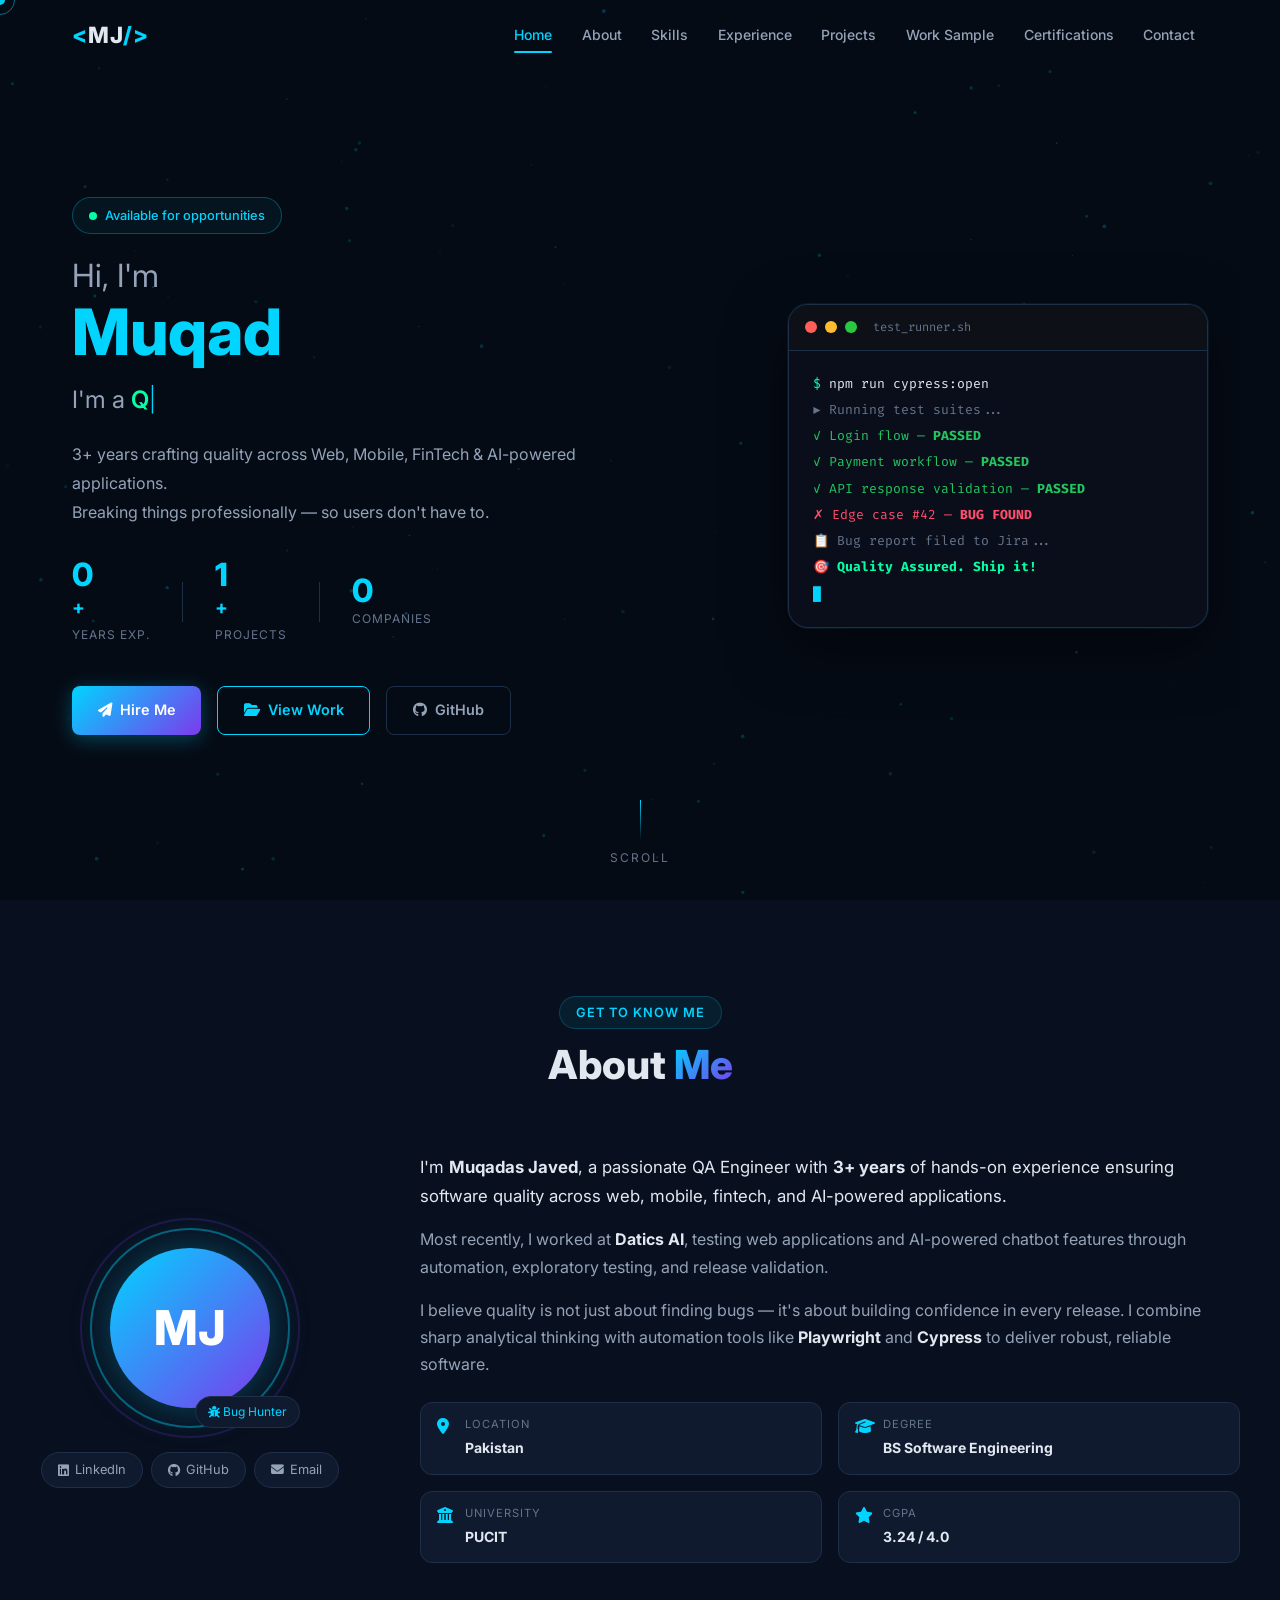
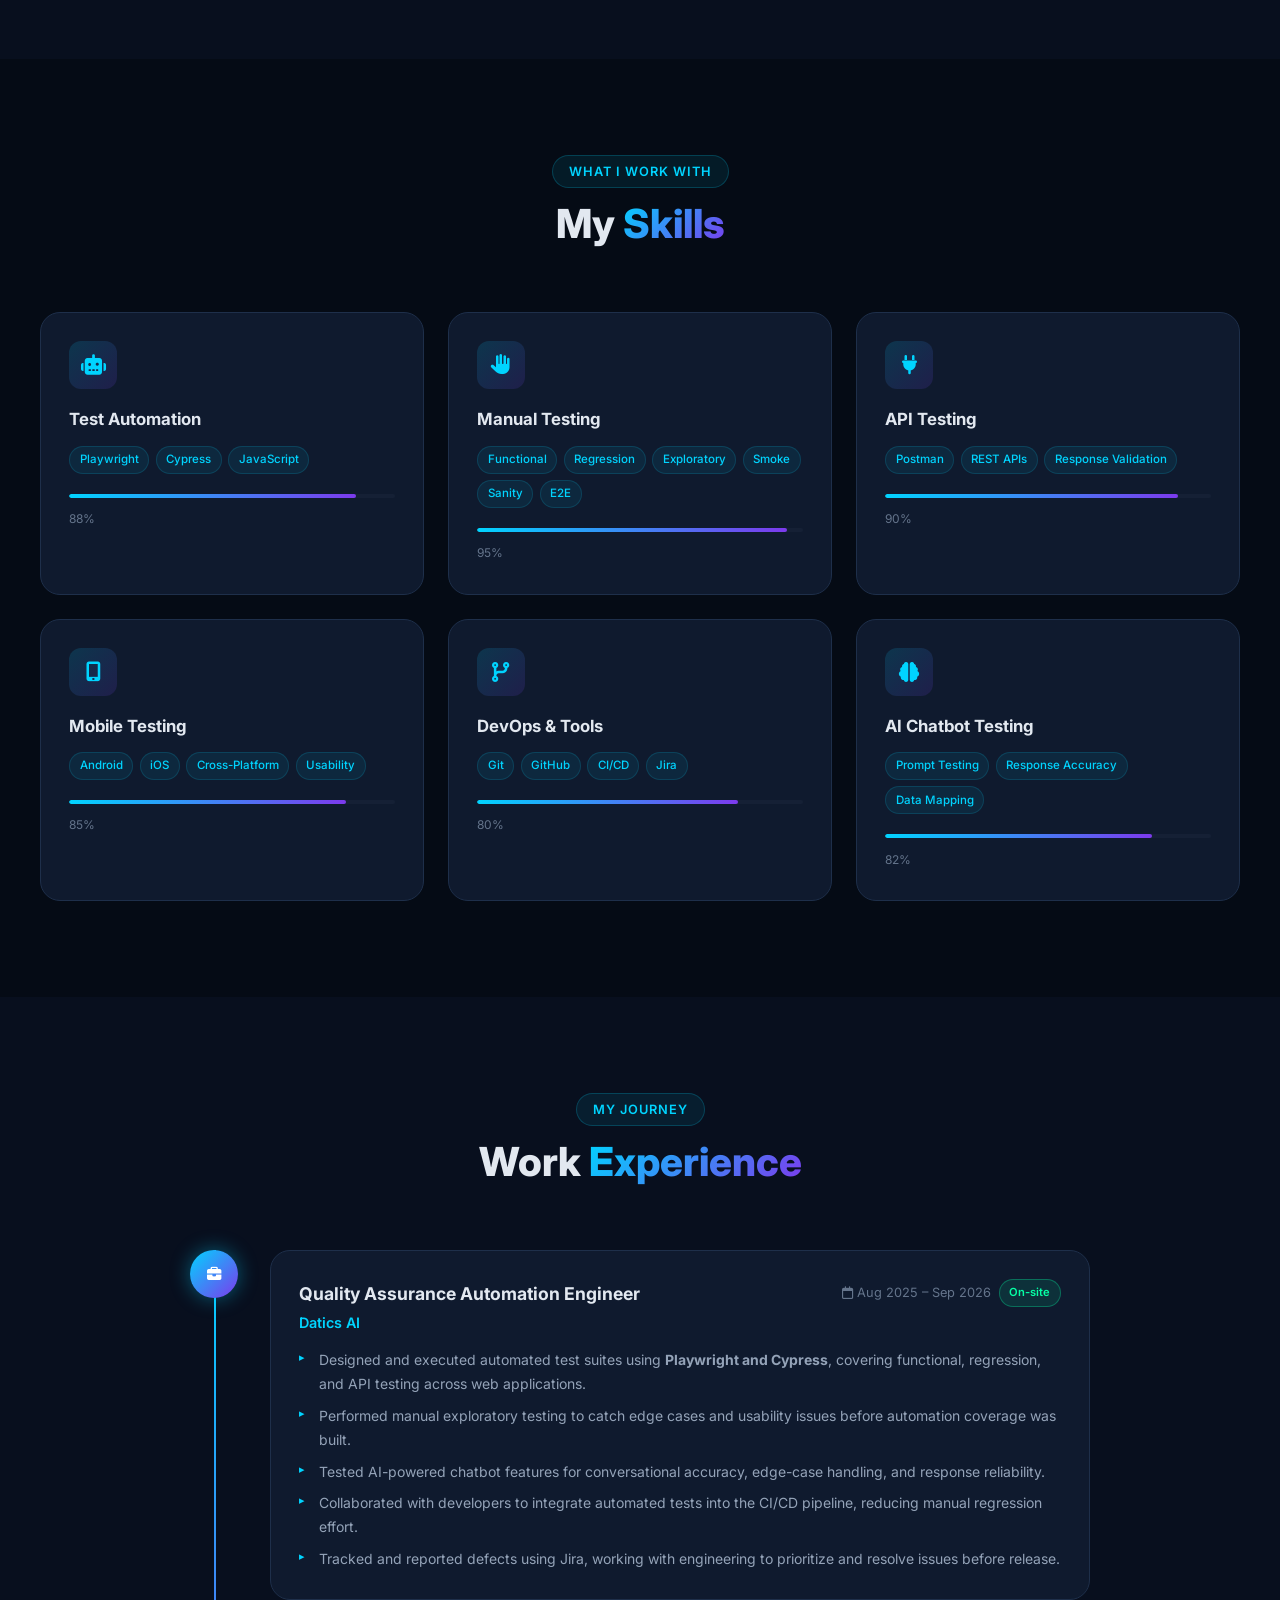
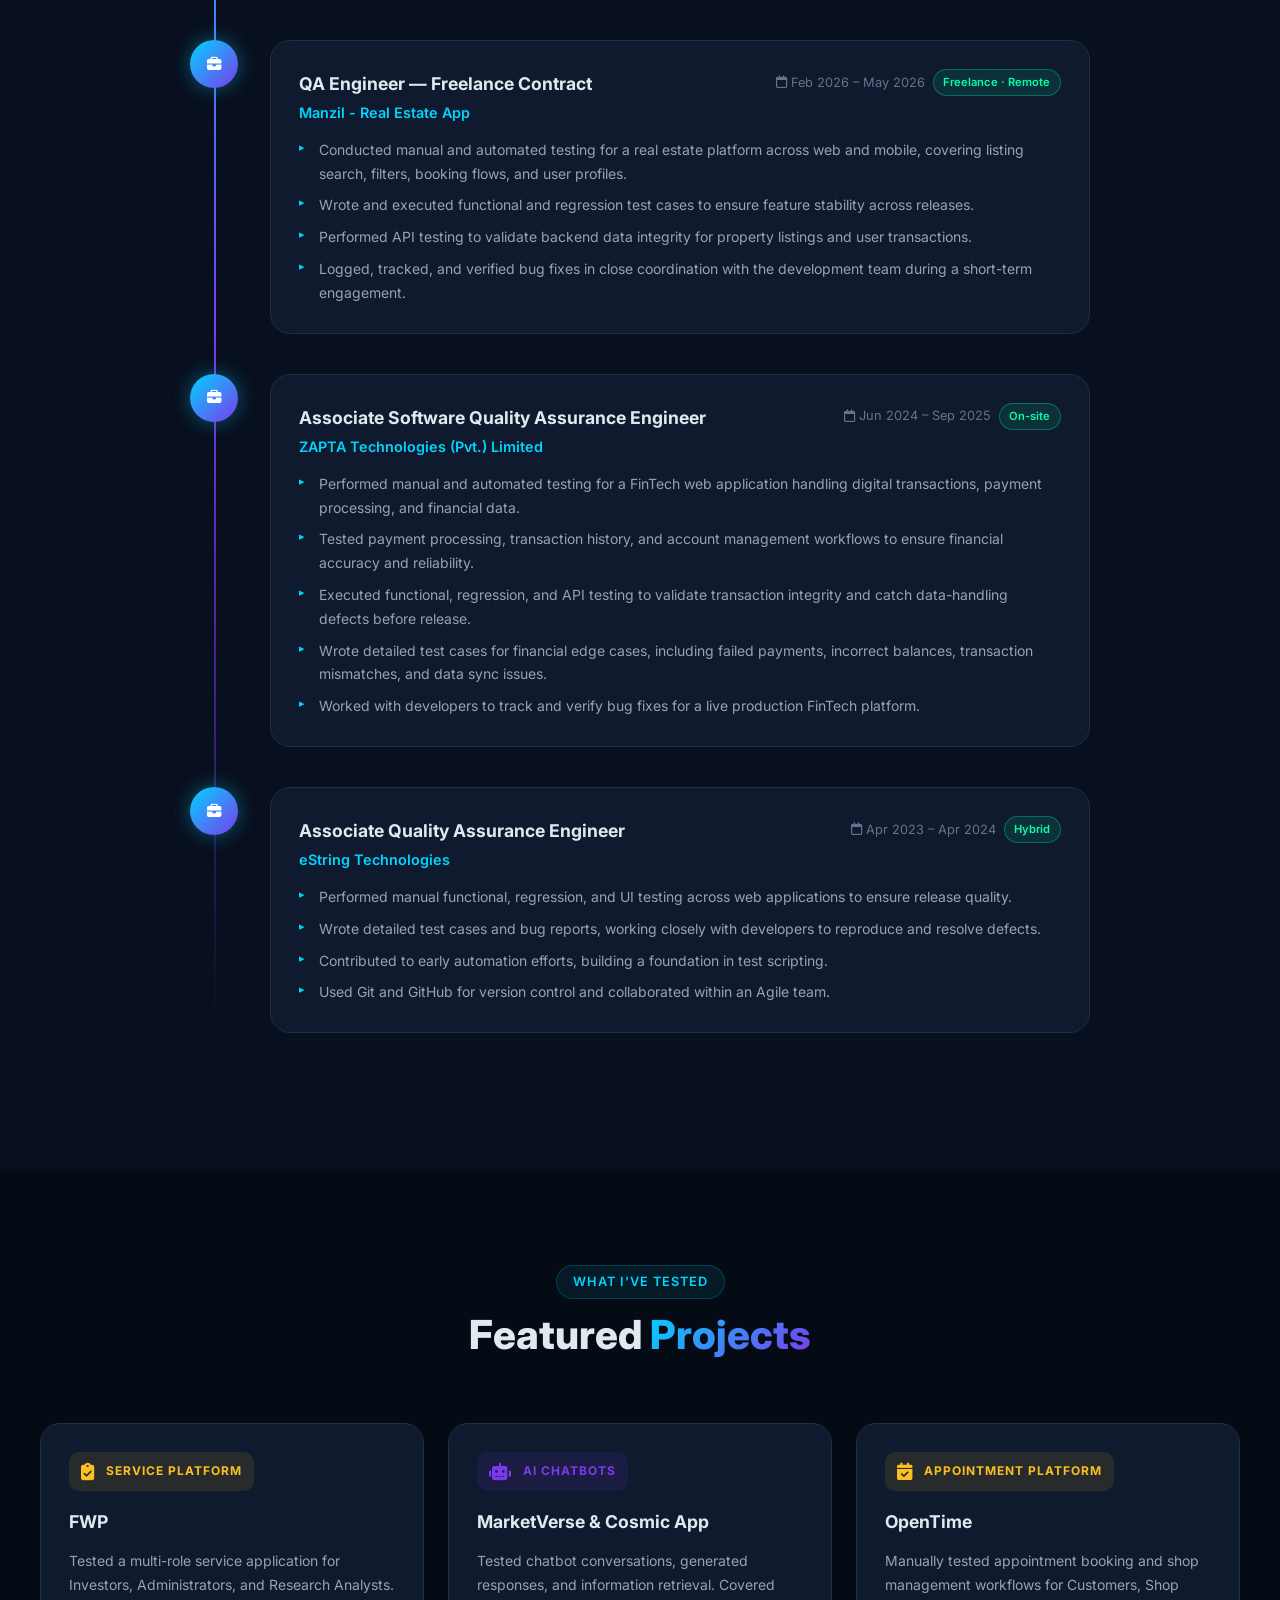
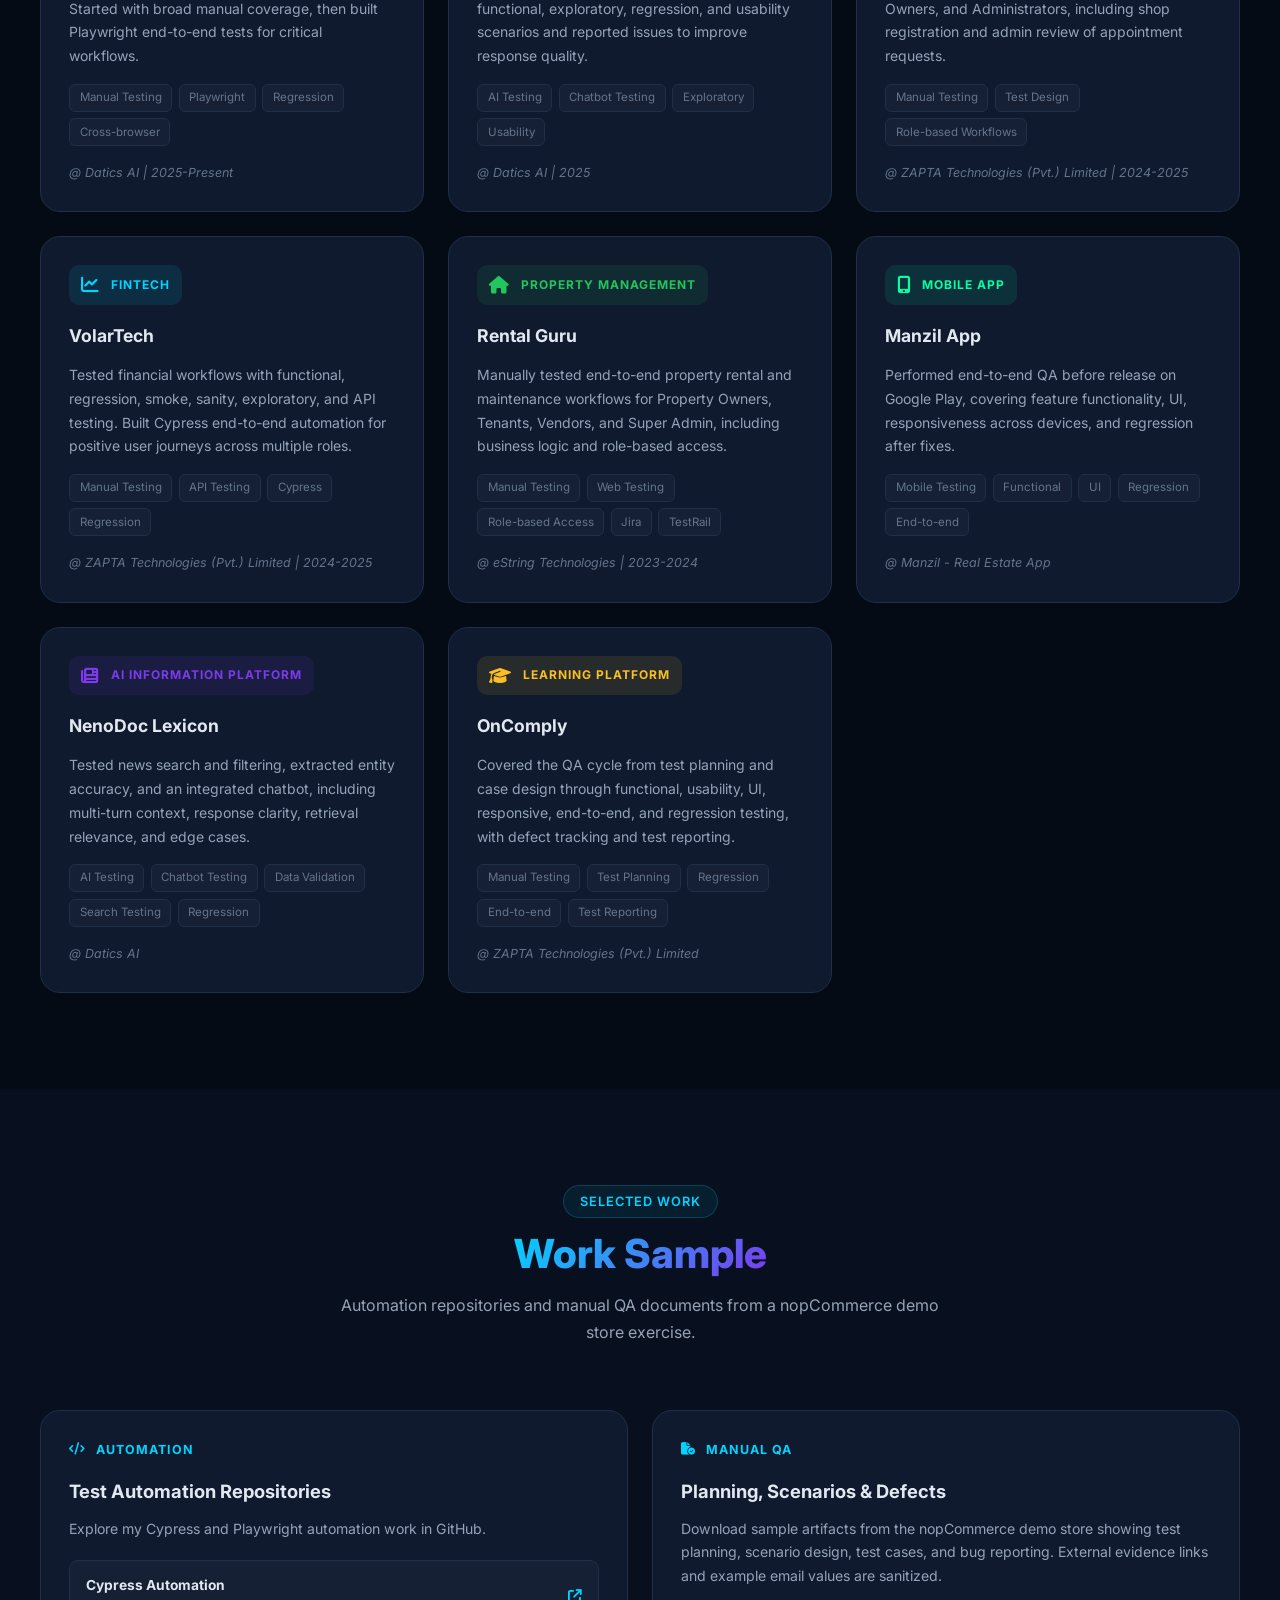
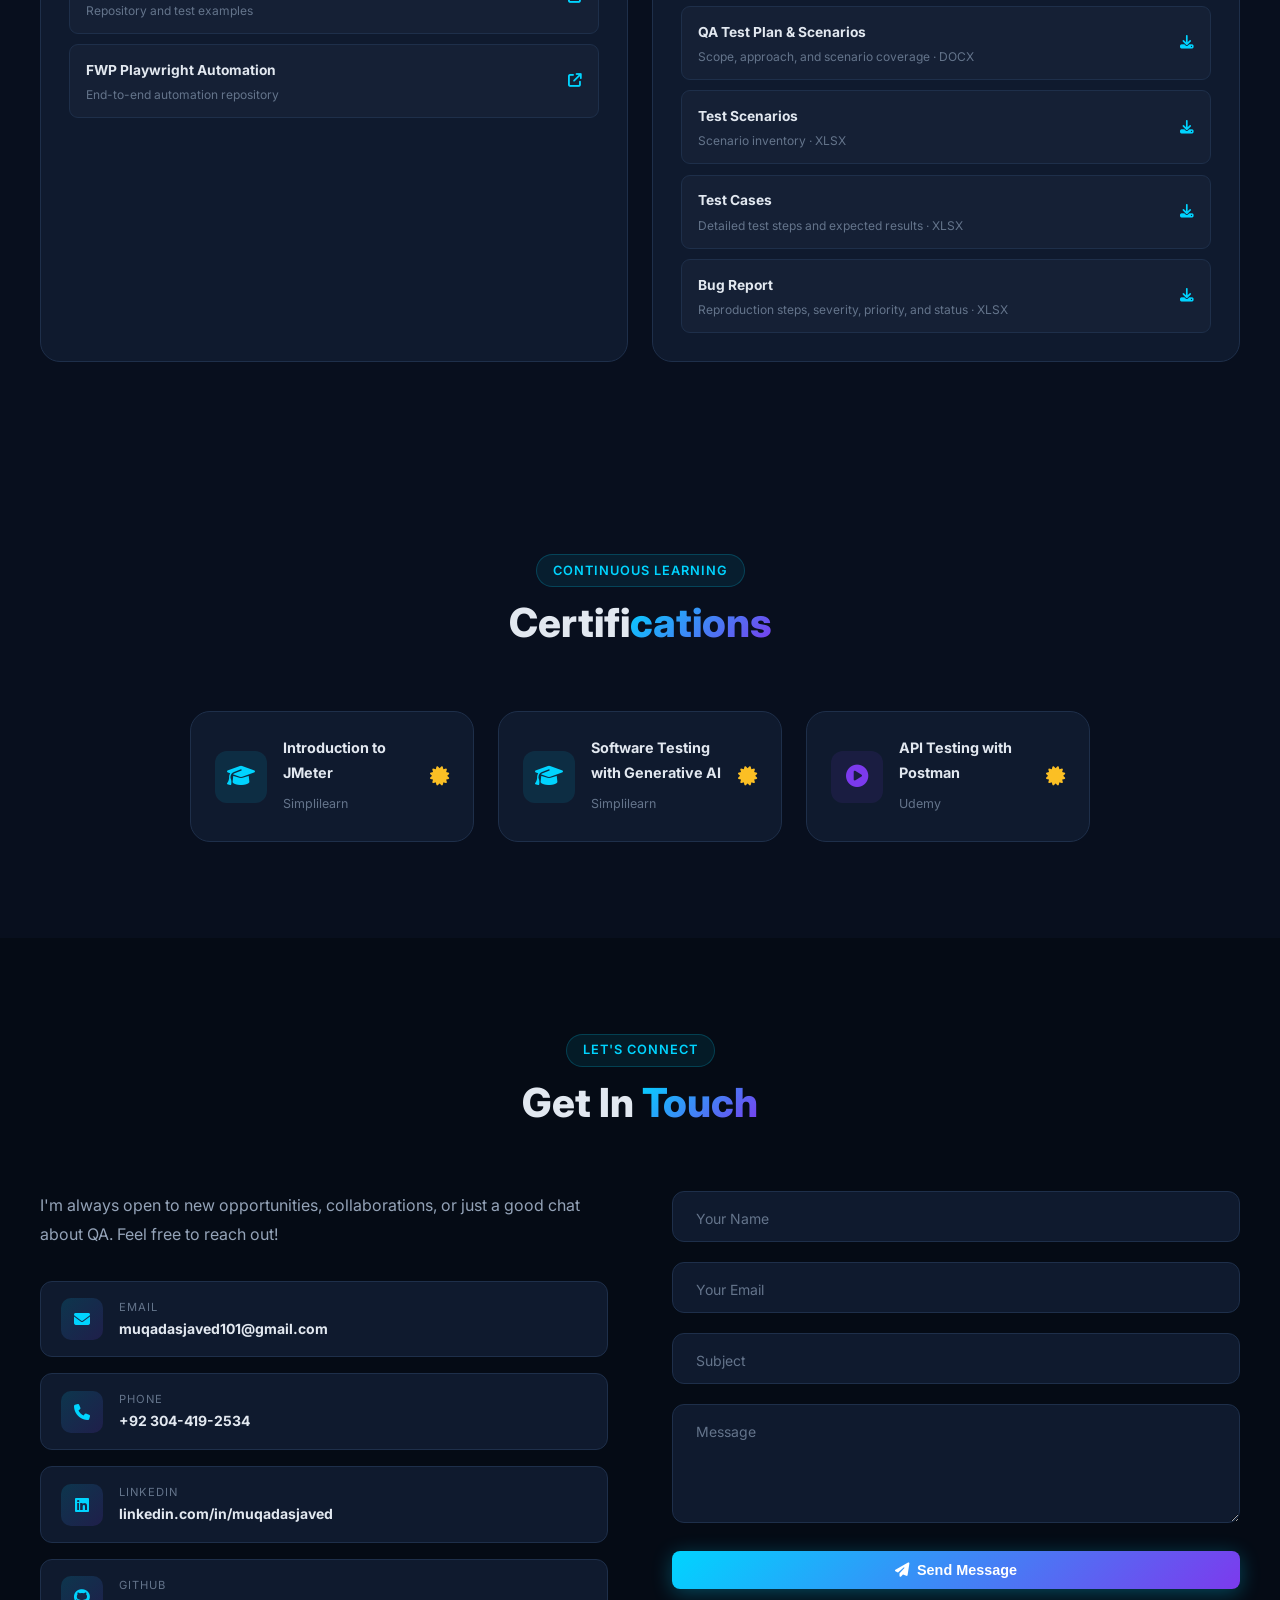
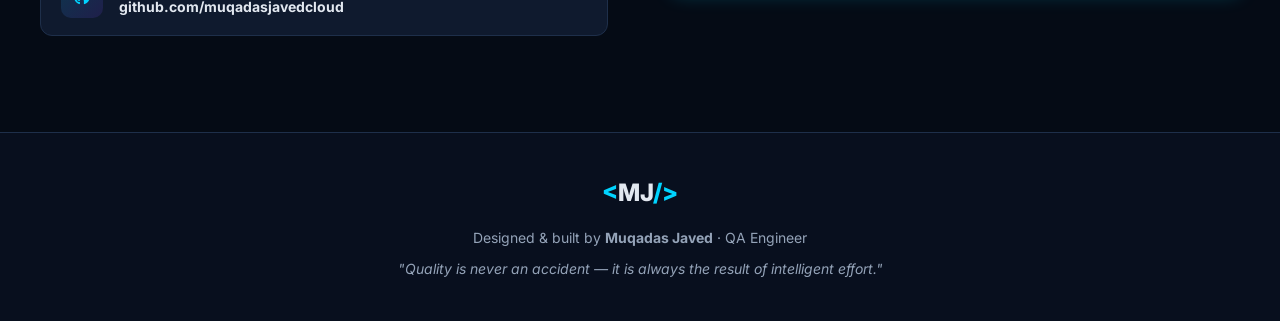
<file: index.html>
<!DOCTYPE html>
<html lang="en">
<head>
  <meta charset="UTF-8" />
  <meta name="viewport" content="width=device-width, initial-scale=1.0" />
  <title>Muqadas Javed | QA Engineer</title>
  <link rel="preconnect" href="https://fonts.googleapis.com" />
  <link rel="preconnect" href="https://fonts.gstatic.com" crossorigin />
  <link href="https://fonts.googleapis.com/css2?family=Inter:wght@300;400;500;600;700;800&family=Fira+Code:wght@400;500&display=swap" rel="stylesheet" />
  <link rel="stylesheet" href="https://cdnjs.cloudflare.com/ajax/libs/font-awesome/6.5.0/css/all.min.css" />
  <link rel="stylesheet" href="style.css" />
</head>
<body>

  <!-- CUSTOM CURSOR -->
  <div class="cursor" id="cursor"></div>
  <div class="cursor-follower" id="cursorFollower"></div>

  <!-- LOADING SCREEN -->
  <div class="loader" id="loader">
    <div class="loader-content">
      <div class="loader-logo">MJ</div>
      <div class="loader-bar"><div class="loader-fill"></div></div>
      <p class="loader-text fira">Initializing QA Mode...</p>
    </div>
  </div>

  <!-- NAVBAR -->
  <nav class="navbar" id="navbar">
    <div class="nav-container">
      <a href="#home" class="nav-logo">
        <span class="logo-bracket">&lt;</span>MJ<span class="logo-bracket">/&gt;</span>
      </a>
      <ul class="nav-links" id="navLinks">
        <li><a href="#home"           class="nav-link active">Home</a></li>
        <li><a href="#about"          class="nav-link">About</a></li>
        <li><a href="#skills"         class="nav-link">Skills</a></li>
        <li><a href="#experience"     class="nav-link">Experience</a></li>
        <li><a href="#projects"       class="nav-link">Projects</a></li>
        <li><a href="#qa-samples"     class="nav-link">Work Sample</a></li>
        <li><a href="#certifications" class="nav-link">Certifications</a></li>
        <li><a href="#contact"        class="nav-link">Contact</a></li>
      </ul>
      <button class="hamburger" id="hamburger" aria-label="Menu">
        <span></span><span></span><span></span>
      </button>
    </div>
  </nav>

  <!-- HERO -->
  <section class="hero" id="home">
    <canvas id="particleCanvas"></canvas>
    <div class="hero-content">
      <div class="hero-badge">
        <span class="badge-dot"></span>
        Available for opportunities
      </div>
      <h1 class="hero-title">
        <span class="title-greeting">Hi, I'm</span>
        <span class="title-name" id="typedName"></span>
      </h1>
      <div class="hero-role">
        <span class="role-static">I'm a </span>
        <span class="role-dynamic" id="roleText"></span><span class="role-cursor">|</span>
      </div>
      <p class="hero-desc">
        3+ years crafting quality across Web, Mobile, FinTech &amp; AI-powered applications.<br/>
        Breaking things professionally — so users don't have to.
      </p>
      <div class="hero-stats">
        <div class="stat-item">
          <span class="stat-num" data-target="3">0</span><span class="stat-plus">+</span>
          <span class="stat-label">Years Exp.</span>
        </div>
        <div class="stat-divider"></div>
        <div class="stat-item">
          <span class="stat-num" data-target="8">0</span><span class="stat-plus">+</span>
          <span class="stat-label">Projects</span>
        </div>
        <div class="stat-divider"></div>
        <div class="stat-item">
          <span class="stat-num" data-target="3">0</span>
          <span class="stat-label">Companies</span>
        </div>
      </div>
      <div class="hero-actions">
        <a href="#contact"  class="btn btn-primary"><i class="fas fa-paper-plane"></i> Hire Me</a>
        <a href="#projects" class="btn btn-outline"><i class="fas fa-folder-open"></i> View Work</a>
        <a href="https://github.com/muqadasjavedcloud" target="_blank" class="btn btn-ghost"><i class="fab fa-github"></i> GitHub</a>
      </div>
    </div>

    <div class="hero-visual">
      <div class="terminal-window">
        <div class="terminal-bar">
          <span class="t-dot red"></span>
          <span class="t-dot yellow"></span>
          <span class="t-dot green"></span>
          <span class="t-title fira">test_runner.sh</span>
        </div>
        <div class="terminal-body fira">
          <div class="t-line"><span class="t-prompt">$</span> <span class="t-cmd">npm run cypress:open</span></div>
          <div class="t-line t-out">&#9658; Running test suites...</div>
          <div class="t-line t-pass">&#10003; Login flow &mdash; <span>PASSED</span></div>
          <div class="t-line t-pass">&#10003; Payment workflow &mdash; <span>PASSED</span></div>
          <div class="t-line t-pass">&#10003; API response validation &mdash; <span>PASSED</span></div>
          <div class="t-line t-fail">&#10007; Edge case #42 &mdash; <span>BUG FOUND</span></div>
          <div class="t-line t-out">&#128203; Bug report filed to Jira...</div>
          <div class="t-line t-success">&#127919; Quality Assured. Ship it!</div>
          <div class="t-blink-cursor">&#9608;</div>
        </div>
      </div>
    </div>

    <div class="scroll-indicator">
      <div class="scroll-line"></div>
      <span>Scroll</span>
    </div>
  </section>

  <!-- ABOUT -->
  <section class="about section" id="about">
    <div class="container">
      <div class="section-header" data-aos>
        <span class="section-tag">Get to know me</span>
        <h2 class="section-title">About <span class="highlight">Me</span></h2>
      </div>
      <div class="about-grid">
        <div class="about-image-wrap" data-aos data-aos-delay="100">
          <div class="about-avatar">
            <div class="avatar-ring"></div>
            <div class="avatar-ring ring2"></div>
            <div class="avatar-inner">MJ</div>
            <div class="avatar-badge"><i class="fas fa-bug"></i> Bug Hunter</div>
          </div>
          <div class="about-links">
            <a href="https://linkedin.com/in/muqadasjaved" target="_blank" class="social-chip">
              <i class="fab fa-linkedin"></i> LinkedIn
            </a>
            <a href="https://github.com/muqadasjavedcloud" target="_blank" class="social-chip">
              <i class="fab fa-github"></i> GitHub
            </a>
            <a href="mailto:muqadasjaved101@gmail.com" class="social-chip">
              <i class="fas fa-envelope"></i> Email
            </a>
          </div>
        </div>
        <div class="about-text" data-aos data-aos-delay="200">
          <p class="about-intro">
            I'm <strong>Muqadas Javed</strong>, a passionate QA Engineer with <strong>3+ years</strong> of hands-on experience ensuring software quality across web, mobile, fintech, and AI-powered applications.
          </p>
          <p>
            Most recently, I worked at <strong>Datics AI</strong>, testing web applications and AI-powered chatbot features through automation, exploratory testing, and release validation.
          </p>
          <p>
            I believe quality is not just about finding bugs — it's about building confidence in every release. I combine sharp analytical thinking with automation tools like <strong>Playwright</strong> and <strong>Cypress</strong> to deliver robust, reliable software.
          </p>
          <div class="about-info-grid">
            <div class="info-item">
              <i class="fas fa-map-marker-alt"></i>
              <div><span>Location</span><strong>Pakistan</strong></div>
            </div>
            <div class="info-item">
              <i class="fas fa-graduation-cap"></i>
              <div><span>Degree</span><strong>BS Software Engineering</strong></div>
            </div>
            <div class="info-item">
              <i class="fas fa-university"></i>
              <div><span>University</span><strong>PUCIT</strong></div>
            </div>
            <div class="info-item">
              <i class="fas fa-star"></i>
              <div><span>CGPA</span><strong>3.24 / 4.0</strong></div>
            </div>
          </div>
        </div>
      </div>
    </div>
  </section>

  <!-- SKILLS -->
  <section class="skills section" id="skills">
    <div class="container">
      <div class="section-header" data-aos>
        <span class="section-tag">What I work with</span>
        <h2 class="section-title">My <span class="highlight">Skills</span></h2>
      </div>
      <div class="skills-grid">
        <div class="skill-card" data-aos data-aos-delay="0">
          <div class="skill-icon"><i class="fas fa-robot"></i></div>
          <h3>Test Automation</h3>
          <div class="skill-items">
            <span class="skill-tag">Playwright</span>
            <span class="skill-tag">Cypress</span>
            <span class="skill-tag">JavaScript</span>
          </div>
          <div class="skill-bar-wrap"><div class="skill-bar" data-width="88"></div></div>
          <span class="skill-percent">88%</span>
        </div>
        <div class="skill-card" data-aos data-aos-delay="100">
          <div class="skill-icon"><i class="fas fa-hand-paper"></i></div>
          <h3>Manual Testing</h3>
          <div class="skill-items">
            <span class="skill-tag">Functional</span>
            <span class="skill-tag">Regression</span>
            <span class="skill-tag">Exploratory</span>
            <span class="skill-tag">Smoke</span>
            <span class="skill-tag">Sanity</span>
            <span class="skill-tag">E2E</span>
          </div>
          <div class="skill-bar-wrap"><div class="skill-bar" data-width="95"></div></div>
          <span class="skill-percent">95%</span>
        </div>
        <div class="skill-card" data-aos data-aos-delay="200">
          <div class="skill-icon"><i class="fas fa-plug"></i></div>
          <h3>API Testing</h3>
          <div class="skill-items">
            <span class="skill-tag">Postman</span>
            <span class="skill-tag">REST APIs</span>
            <span class="skill-tag">Response Validation</span>
          </div>
          <div class="skill-bar-wrap"><div class="skill-bar" data-width="90"></div></div>
          <span class="skill-percent">90%</span>
        </div>
        <div class="skill-card" data-aos data-aos-delay="300">
          <div class="skill-icon"><i class="fas fa-mobile-alt"></i></div>
          <h3>Mobile Testing</h3>
          <div class="skill-items">
            <span class="skill-tag">Android</span>
            <span class="skill-tag">iOS</span>
            <span class="skill-tag">Cross-Platform</span>
            <span class="skill-tag">Usability</span>
          </div>
          <div class="skill-bar-wrap"><div class="skill-bar" data-width="85"></div></div>
          <span class="skill-percent">85%</span>
        </div>
        <div class="skill-card" data-aos data-aos-delay="400">
          <div class="skill-icon"><i class="fas fa-code-branch"></i></div>
          <h3>DevOps &amp; Tools</h3>
          <div class="skill-items">
            <span class="skill-tag">Git</span>
            <span class="skill-tag">GitHub</span>
            <span class="skill-tag">CI/CD</span>
            <span class="skill-tag">Jira</span>
          </div>
          <div class="skill-bar-wrap"><div class="skill-bar" data-width="80"></div></div>
          <span class="skill-percent">80%</span>
        </div>
        <div class="skill-card" data-aos data-aos-delay="500">
          <div class="skill-icon"><i class="fas fa-brain"></i></div>
          <h3>AI Chatbot Testing</h3>
          <div class="skill-items">
            <span class="skill-tag">Prompt Testing</span>
            <span class="skill-tag">Response Accuracy</span>
            <span class="skill-tag">Data Mapping</span>
          </div>
          <div class="skill-bar-wrap"><div class="skill-bar" data-width="82"></div></div>
          <span class="skill-percent">82%</span>
        </div>
      </div>
    </div>
  </section>

  <!-- EXPERIENCE -->
  <section class="experience section" id="experience">
    <div class="container">
      <div class="section-header" data-aos>
        <span class="section-tag">My journey</span>
        <h2 class="section-title">Work <span class="highlight">Experience</span></h2>
      </div>
      <div class="timeline">

        <div class="timeline-item" data-aos>
          <div class="timeline-dot"><i class="fas fa-briefcase"></i></div>
          <div class="timeline-card">
            <div class="tc-header">
              <div>
                <h3 class="tc-role">Quality Assurance Automation Engineer</h3>
                <span class="tc-company">Datics AI</span>
              </div>
              <div class="tc-meta">
                <span class="tc-date"><i class="far fa-calendar"></i> Aug 2025 – Sep 2026</span>
                <span class="tc-badge">On-site</span>
              </div>
            </div>
            <ul class="tc-list">
              <li>Designed and executed automated test suites using <strong>Playwright and Cypress</strong>, covering functional, regression, and API testing across web applications.</li>
              <li>Performed manual exploratory testing to catch edge cases and usability issues before automation coverage was built.</li>
              <li>Tested AI-powered chatbot features for conversational accuracy, edge-case handling, and response reliability.</li>
              <li>Collaborated with developers to integrate automated tests into the CI/CD pipeline, reducing manual regression effort.</li>
              <li>Tracked and reported defects using Jira, working with engineering to prioritize and resolve issues before release.</li>
            </ul>
          </div>
        </div>

        <div class="timeline-item" data-aos data-aos-delay="100">
          <div class="timeline-dot"><i class="fas fa-briefcase"></i></div>
          <div class="timeline-card">
            <div class="tc-header">
              <div><h3 class="tc-role">QA Engineer — Freelance Contract</h3><span class="tc-company">Manzil - Real Estate App</span></div>
              <div class="tc-meta"><span class="tc-date"><i class="far fa-calendar"></i> Feb 2026 – May 2026</span><span class="tc-badge">Freelance · Remote</span></div>
            </div>
            <ul class="tc-list">
              <li>Conducted manual and automated testing for a real estate platform across web and mobile, covering listing search, filters, booking flows, and user profiles.</li>
              <li>Wrote and executed functional and regression test cases to ensure feature stability across releases.</li>
              <li>Performed API testing to validate backend data integrity for property listings and user transactions.</li>
              <li>Logged, tracked, and verified bug fixes in close coordination with the development team during a short-term engagement.</li>
            </ul>
          </div>
        </div>

        <div class="timeline-item" data-aos data-aos-delay="100">
          <div class="timeline-dot"><i class="fas fa-briefcase"></i></div>
          <div class="timeline-card">
            <div class="tc-header">
              <div>
                <h3 class="tc-role">Associate Software Quality Assurance Engineer</h3>
                <span class="tc-company">ZAPTA Technologies (Pvt.) Limited</span>
              </div>
              <div class="tc-meta">
                <span class="tc-date"><i class="far fa-calendar"></i> Jun 2024 – Sep 2025</span>
                <span class="tc-badge">On-site</span>
              </div>
            </div>
            <ul class="tc-list">
              <li>Performed manual and automated testing for a FinTech web application handling digital transactions, payment processing, and financial data.</li>
              <li>Tested payment processing, transaction history, and account management workflows to ensure financial accuracy and reliability.</li>
              <li>Executed functional, regression, and API testing to validate transaction integrity and catch data-handling defects before release.</li>
              <li>Wrote detailed test cases for financial edge cases, including failed payments, incorrect balances, transaction mismatches, and data sync issues.</li>
              <li>Worked with developers to track and verify bug fixes for a live production FinTech platform.</li>
            </ul>
          </div>
        </div>

        <div class="timeline-item" data-aos data-aos-delay="200">
          <div class="timeline-dot"><i class="fas fa-briefcase"></i></div>
          <div class="timeline-card">
            <div class="tc-header">
              <div>
                <h3 class="tc-role">Associate Quality Assurance Engineer</h3>
                <span class="tc-company">eString Technologies</span>
              </div>
              <div class="tc-meta">
                <span class="tc-date"><i class="far fa-calendar"></i> Apr 2023 – Apr 2024</span><span class="tc-badge">Hybrid</span>
              </div>
            </div>
            <ul class="tc-list">
              <li>Performed manual functional, regression, and UI testing across web applications to ensure release quality.</li>
              <li>Wrote detailed test cases and bug reports, working closely with developers to reproduce and resolve defects.</li>
              <li>Contributed to early automation efforts, building a foundation in test scripting.</li>
              <li>Used Git and GitHub for version control and collaborated within an Agile team.</li>
            </ul>
          </div>
        </div>

      </div>
    </div>
  </section>

  <!-- PROJECTS -->
  <section class="projects section" id="projects">
    <div class="container">
      <div class="section-header" data-aos>
        <span class="section-tag">What I've tested</span>
        <h2 class="section-title">Featured <span class="highlight">Projects</span></h2>
      </div>
      <div class="projects-grid">
<div class="project-card" data-aos data-aos-delay="0">
          <div class="pc-top service"><i class="fas fa-clipboard-check pc-icon"></i><span class="pc-type">Service Platform</span></div>
          <h3>FWP</h3>
          <p>Tested a multi-role service application for Investors, Administrators, and Research Analysts. Started with broad manual coverage, then built Playwright end-to-end tests for critical workflows.</p>
          <div class="pc-tags"><span>Manual Testing</span><span>Playwright</span><span>Regression</span><span>Cross-browser</span></div>
          <div class="pc-company">@ Datics AI | 2025-Present</div>
        </div>

        <div class="project-card" data-aos data-aos-delay="100">
          <div class="pc-top ai"><i class="fas fa-robot pc-icon"></i><span class="pc-type">AI Chatbots</span></div>
          <h3>MarketVerse &amp; Cosmic App</h3>
          <p>Tested chatbot conversations, generated responses, and information retrieval. Covered functional, exploratory, regression, and usability scenarios and reported issues to improve response quality.</p>
          <div class="pc-tags"><span>AI Testing</span><span>Chatbot Testing</span><span>Exploratory</span><span>Usability</span></div>
          <div class="pc-company">@ Datics AI | 2025</div>
        </div>

        <div class="project-card" data-aos data-aos-delay="200">
          <div class="pc-top service"><i class="fas fa-calendar-check pc-icon"></i><span class="pc-type">Appointment Platform</span></div>
          <h3>OpenTime</h3>
          <p>Manually tested appointment booking and shop management workflows for Customers, Shop Owners, and Administrators, including shop registration and admin review of appointment requests.</p>
          <div class="pc-tags"><span>Manual Testing</span><span>Test Design</span><span>Role-based Workflows</span></div>
          <div class="pc-company">@ ZAPTA Technologies (Pvt.) Limited | 2024-2025</div>
        </div>

        <div class="project-card" data-aos data-aos-delay="300">
          <div class="pc-top fintech"><i class="fas fa-chart-line pc-icon"></i><span class="pc-type">FinTech</span></div>
          <h3>VolarTech</h3>
          <p>Tested financial workflows with functional, regression, smoke, sanity, exploratory, and API testing. Built Cypress end-to-end automation for positive user journeys across multiple roles.</p>
          <div class="pc-tags"><span>Manual Testing</span><span>API Testing</span><span>Cypress</span><span>Regression</span></div>
          <div class="pc-company">@ ZAPTA Technologies (Pvt.) Limited | 2024-2025</div>
        </div>

        <div class="project-card" data-aos data-aos-delay="400">
          <div class="pc-top rental"><i class="fas fa-home pc-icon"></i><span class="pc-type">Property Management</span></div>
          <h3>Rental Guru</h3>
          <p>Manually tested end-to-end property rental and maintenance workflows for Property Owners, Tenants, Vendors, and Super Admin, including business logic and role-based access.</p>
          <div class="pc-tags"><span>Manual Testing</span><span>Web Testing</span><span>Role-based Access</span><span>Jira</span><span>TestRail</span></div>
          <div class="pc-company">@ eString Technologies | 2023-2024</div>
        </div>

        <div class="project-card" data-aos data-aos-delay="500">
          <div class="pc-top mobile"><i class="fas fa-mobile-alt pc-icon"></i><span class="pc-type">Mobile App</span></div>
          <h3>Manzil App</h3>
          <p>Performed end-to-end QA before release on Google Play, covering feature functionality, UI, responsiveness across devices, and regression after fixes.</p>
          <div class="pc-tags"><span>Mobile Testing</span><span>Functional</span><span>UI</span><span>Regression</span><span>End-to-end</span></div>
          <div class="pc-company">@ Manzil - Real Estate App</div>
        </div>

        <div class="project-card" data-aos data-aos-delay="600">
          <div class="pc-top ai"><i class="fas fa-newspaper pc-icon"></i><span class="pc-type">AI Information Platform</span></div>
          <h3>NenoDoc Lexicon</h3>
          <p>Tested news search and filtering, extracted entity accuracy, and an integrated chatbot, including multi-turn context, response clarity, retrieval relevance, and edge cases.</p>
          <div class="pc-tags"><span>AI Testing</span><span>Chatbot Testing</span><span>Data Validation</span><span>Search Testing</span><span>Regression</span></div>
          <div class="pc-company">@ Datics AI</div>
        </div>

        <div class="project-card" data-aos data-aos-delay="700">
          <div class="pc-top service"><i class="fas fa-graduation-cap pc-icon"></i><span class="pc-type">Learning Platform</span></div>
          <h3>OnComply</h3>
          <p>Covered the QA cycle from test planning and case design through functional, usability, UI, responsive, end-to-end, and regression testing, with defect tracking and test reporting.</p>
          <div class="pc-tags"><span>Manual Testing</span><span>Test Planning</span><span>Regression</span><span>End-to-end</span><span>Test Reporting</span></div>
          <div class="pc-company">@ ZAPTA Technologies (Pvt.) Limited</div>
        </div>
      </div>
    </div>
  </section>

  <!-- QA WORK SAMPLES -->
  <section class="qa-samples section" id="qa-samples">
    <div class="container">
      <div class="section-header" data-aos>
        <span class="section-tag">Selected work</span>
        <h2 class="section-title"><span class="highlight">Work Sample</span></h2>
        <p class="section-subtitle">Automation repositories and manual QA documents from a nopCommerce demo store exercise.</p>
      </div>
      <div class="samples-grid">
        <article class="sample-card" data-aos>
          <div class="sample-card-heading"><i class="fas fa-code"></i><span>Automation</span></div>
          <h3>Test Automation Repositories</h3>
          <p>Explore my Cypress and Playwright automation work in GitHub.</p>
          <div class="sample-link-list">
            <a class="sample-link" href="https://github.com/muqadasjavedcloud/cypress-automation" target="_blank" rel="noopener noreferrer">
              <span><strong>Cypress Automation</strong><small>Repository and test examples</small></span><i class="fas fa-arrow-up-right-from-square" aria-hidden="true"></i>
            </a>
            <a class="sample-link" href="https://github.com/muqadasjavedcloud/Fwp-Automation" target="_blank" rel="noopener noreferrer">
              <span><strong>FWP Playwright Automation</strong><small>End-to-end automation repository</small></span><i class="fas fa-arrow-up-right-from-square" aria-hidden="true"></i>
            </a>
          </div>
        </article>

        <article class="sample-card" data-aos data-aos-delay="100">
          <div class="sample-card-heading"><i class="fas fa-file-circle-check"></i><span>Manual QA</span></div>
          <h3>Planning, Scenarios &amp; Defects</h3>
          <p>Download sample artifacts from the nopCommerce demo store showing test planning, scenario design, test cases, and bug reporting. External evidence links and example email values are sanitized.</p>
          <div class="sample-link-list">
            <a class="sample-link" href="assets/work-samples/nopCommerce_QA_Test_Plan_and_Scenarios.docx" download>
              <span><strong>QA Test Plan &amp; Scenarios</strong><small>Scope, approach, and scenario coverage · DOCX</small></span><i class="fas fa-download" aria-hidden="true"></i>
            </a>
            <a class="sample-link" href="assets/work-samples/Test_Scenarios.xlsx" download>
              <span><strong>Test Scenarios</strong><small>Scenario inventory · XLSX</small></span><i class="fas fa-download" aria-hidden="true"></i>
            </a>
            <a class="sample-link" href="assets/work-samples/nopCommerce_Test_Cases.xlsx" download>
              <span><strong>Test Cases</strong><small>Detailed test steps and expected results · XLSX</small></span><i class="fas fa-download" aria-hidden="true"></i>
            </a>
            <a class="sample-link" href="assets/work-samples/Bug_Report.xlsx" download>
              <span><strong>Bug Report</strong><small>Reproduction steps, severity, priority, and status · XLSX</small></span><i class="fas fa-download" aria-hidden="true"></i>
            </a>
          </div>
        </article>
      </div>
    </div>
  </section>

  <!-- CERTIFICATIONS -->
  <section class="certifications section" id="certifications">
    <div class="container">
      <div class="section-header" data-aos>
        <span class="section-tag">Continuous learning</span>
        <h2 class="section-title">Certifi<span class="highlight">cations</span></h2>
      </div>
      <div class="certs-grid">
        <div class="cert-card" data-aos data-aos-delay="0">
          <div class="cert-logo simplilearn"><i class="fas fa-graduation-cap"></i></div>
          <div class="cert-info">
            <h3>Introduction to JMeter</h3>
            <span class="cert-issuer">Simplilearn</span>
          </div>
          <div class="cert-badge"><i class="fas fa-certificate"></i></div>
        </div>
        <div class="cert-card" data-aos data-aos-delay="100">
          <div class="cert-logo simplilearn"><i class="fas fa-graduation-cap"></i></div>
          <div class="cert-info">
            <h3>Software Testing with Generative AI</h3>
            <span class="cert-issuer">Simplilearn</span>
          </div>
          <div class="cert-badge"><i class="fas fa-certificate"></i></div>
        </div>
        <div class="cert-card" data-aos data-aos-delay="200">
          <div class="cert-logo udemy"><i class="fas fa-play-circle"></i></div>
          <div class="cert-info">
            <h3>API Testing with Postman</h3>
            <span class="cert-issuer">Udemy</span>
          </div>
          <div class="cert-badge"><i class="fas fa-certificate"></i></div>
        </div>
      </div>
    </div>
  </section>

  <!-- CONTACT -->
  <section class="contact section" id="contact">
    <div class="container">
      <div class="section-header" data-aos>
        <span class="section-tag">Let's connect</span>
        <h2 class="section-title">Get In <span class="highlight">Touch</span></h2>
      </div>
      <div class="contact-grid">
        <div class="contact-info" data-aos data-aos-delay="0">
          <p class="contact-intro">
            I'm always open to new opportunities, collaborations, or just a good chat about QA. Feel free to reach out!
          </p>
          <div class="contact-items">
            <a href="mailto:muqadasjaved101@gmail.com" class="contact-item">
              <div class="ci-icon"><i class="fas fa-envelope"></i></div>
              <div><span>Email</span><strong>muqadasjaved101@gmail.com</strong></div>
            </a>
            <a href="tel:+923044192534" class="contact-item">
              <div class="ci-icon"><i class="fas fa-phone"></i></div>
              <div><span>Phone</span><strong>+92 304-419-2534</strong></div>
            </a>
            <a href="https://linkedin.com/in/muqadasjaved" target="_blank" class="contact-item">
              <div class="ci-icon"><i class="fab fa-linkedin"></i></div>
              <div><span>LinkedIn</span><strong>linkedin.com/in/muqadasjaved</strong></div>
            </a>
            <a href="https://github.com/muqadasjavedcloud" target="_blank" class="contact-item">
              <div class="ci-icon"><i class="fab fa-github"></i></div>
              <div><span>GitHub</span><strong>github.com/muqadasjavedcloud</strong></div>
            </a>
          </div>
        </div>
        <form class="contact-form" data-aos data-aos-delay="150" id="contactForm">
          <div class="form-group">
            <input type="text" id="fname" placeholder=" " required />
            <label for="fname">Your Name</label>
          </div>
          <div class="form-group">
            <input type="email" id="femail" placeholder=" " required />
            <label for="femail">Your Email</label>
          </div>
          <div class="form-group">
            <input type="text" id="fsubject" placeholder=" " required />
            <label for="fsubject">Subject</label>
          </div>
          <div class="form-group">
            <textarea id="fmessage" rows="5" placeholder=" " required></textarea>
            <label for="fmessage">Message</label>
          </div>
          <button type="submit" class="btn btn-primary btn-full">
            <i class="fas fa-paper-plane"></i> Send Message
          </button>
        </form>
      </div>
    </div>
  </section>

  <!-- FOOTER -->
  <footer class="footer">
    <div class="container">
      <div class="footer-content">
        <div class="footer-logo"><span class="logo-bracket">&lt;</span>MJ<span class="logo-bracket">/&gt;</span></div>
        <p>Designed &amp; built by <strong>Muqadas Javed</strong> &middot; QA Engineer</p>
        <p class="footer-sub">"Quality is never an accident — it is always the result of intelligent effort."</p>
      </div>
    </div>
  </footer>

  <script src="script.js"></script>
</body>
</html>
</file>
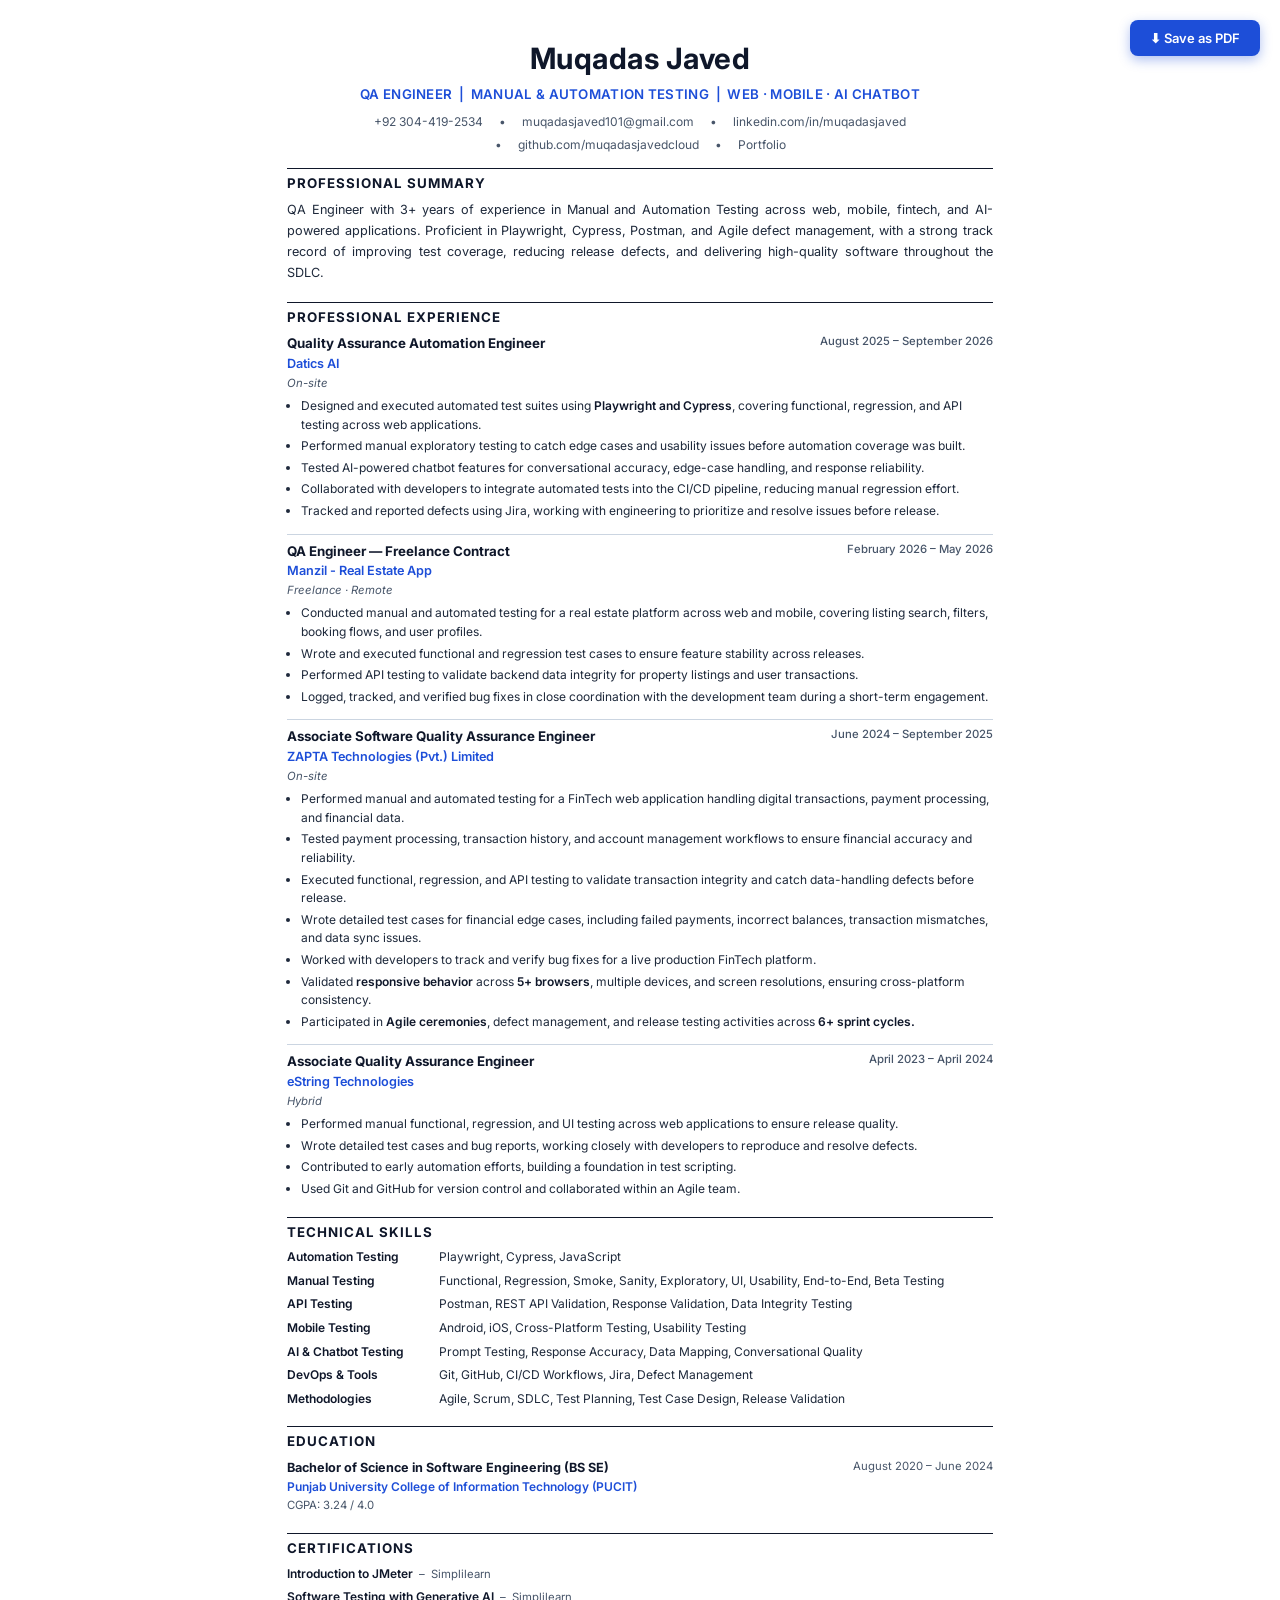
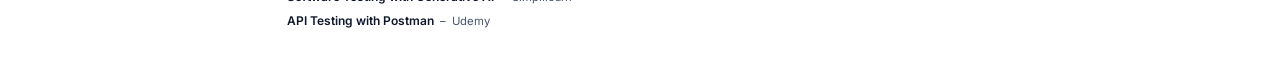
<file: cv.html>
<!DOCTYPE html>
<html lang="en">
<head>
  <meta charset="UTF-8" />
  <meta name="viewport" content="width=device-width, initial-scale=1.0" />
  <title>Muqadas Javed – QA Engineer Resume</title>
  <link href="https://fonts.googleapis.com/css2?family=Inter:wght@400;500;600;700&display=swap" rel="stylesheet" />
  <style>
    /* ── RESET ── */
    *, *::before, *::after { box-sizing: border-box; margin: 0; padding: 0; }

    /* ── PAGE SETUP ── */
    :root {
      --black:   #0f172a;
      --dark:    #1e293b;
      --mid:     #475569;
      --light:   #64748b;
      --border:  #cbd5e1;
      --accent:  #1d4ed8;
      --bg:      #ffffff;
      --section-gap: 18px;
    }

    html { font-size: 10.5pt; }

    body {
      font-family: 'Inter', 'Calibri', 'Arial', sans-serif;
      color: var(--black);
      background: var(--bg);
      line-height: 1.55;
      -webkit-print-color-adjust: exact;
      print-color-adjust: exact;
    }

    /* ── WRAPPER ── */
    .page {
      max-width: 794px;
      margin: 0 auto;
      padding: 36px 44px;
      background: #fff;
    }

    /* ── HEADER ── */
    .header { text-align: center; margin-bottom: 14px; }

    .header h1 {
      font-size: 22pt;
      font-weight: 700;
      color: var(--black);
      letter-spacing: 0.5px;
      margin-bottom: 3px;
    }

    .header .tagline {
      font-size: 10pt;
      font-weight: 600;
      color: var(--accent);
      letter-spacing: 0.3px;
      margin-bottom: 8px;
      text-transform: uppercase;
    }

    .contact-row {
      display: flex;
      flex-wrap: wrap;
      justify-content: center;
      gap: 4px 16px;
      font-size: 9pt;
      color: var(--mid);
    }

    .contact-row a {
      color: var(--mid);
      text-decoration: none;
    }

    .contact-row span::before {
      content: "•";
      margin-right: 16px;
    }
    .contact-row span:first-child::before { content: ""; margin: 0; }

    /* ── DIVIDER ── */
    .divider {
      border: none;
      border-top: 1.5px solid var(--black);
      margin: 10px 0 4px;
    }

    .divider-thin {
      border: none;
      border-top: 0.75px solid var(--border);
      margin: 6px 0;
    }

    /* ── SECTION ── */
    .section { margin-bottom: var(--section-gap); }

    .section-title {
      font-size: 10pt;
      font-weight: 700;
      color: var(--black);
      text-transform: uppercase;
      letter-spacing: 1px;
      margin-bottom: 6px;
    }

    /* ── SUMMARY ── */
    .summary p {
      font-size: 9.5pt;
      color: var(--dark);
      line-height: 1.65;
      text-align: justify;
    }

    /* ── EXPERIENCE ── */
    .job { margin-bottom: 13px; }
    .job:last-child { margin-bottom: 0; }

    .job-header {
      display: flex;
      justify-content: space-between;
      align-items: flex-start;
      flex-wrap: wrap;
      gap: 2px;
    }

    .job-left { flex: 1; }

    .job-title {
      font-size: 10pt;
      font-weight: 700;
      color: var(--black);
    }

    .job-company {
      font-size: 9.5pt;
      font-weight: 600;
      color: var(--accent);
    }

    .job-projects {
      font-size: 8.5pt;
      color: var(--mid);
      margin-top: 1px;
      font-style: italic;
    }

    .job-date {
      font-size: 8.5pt;
      color: var(--mid);
      font-weight: 500;
      white-space: nowrap;
      text-align: right;
    }

    .job ul {
      margin-top: 5px;
      padding-left: 14px;
      list-style: disc;
    }

    .job ul li {
      font-size: 9pt;
      color: var(--dark);
      margin-bottom: 3px;
      line-height: 1.55;
    }

    .job ul li strong { color: var(--black); font-weight: 600; }

    /* ── SKILLS ── */
    .skills-grid {
      display: grid;
      grid-template-columns: 140px 1fr;
      gap: 5px 12px;
      font-size: 9pt;
    }

    .skill-label {
      font-weight: 600;
      color: var(--black);
    }

    .skill-value {
      color: var(--dark);
    }

    /* ── EDUCATION ── */
    .edu-item {
      display: flex;
      justify-content: space-between;
      align-items: flex-start;
      flex-wrap: wrap;
    }

    .edu-left { flex: 1; }
    .edu-degree { font-size: 9.5pt; font-weight: 700; color: var(--black); }
    .edu-school { font-size: 9pt; color: var(--accent); font-weight: 600; }
    .edu-detail { font-size: 8.5pt; color: var(--mid); margin-top: 1px; }

    .edu-right {
      font-size: 8.5pt;
      color: var(--mid);
      text-align: right;
      white-space: nowrap;
    }

    /* ── CERTIFICATIONS ── */
    .cert-item {
      display: flex;
      justify-content: space-between;
      align-items: center;
      flex-wrap: wrap;
      gap: 2px;
      margin-bottom: 5px;
      font-size: 9pt;
    }

    .cert-name { font-weight: 600; color: var(--black); }
    .cert-issuer { color: var(--mid); font-size: 8.5pt; }

    /* ── PRINT ── */
    @media print {
      html { font-size: 10pt; }
      body { background: #fff; }
      .page { padding: 24px 36px; max-width: 100%; }
      .no-print { display: none; }
      a { color: inherit; text-decoration: none; }
    }

    /* ── SCREEN ONLY: Print Button ── */
    .print-btn {
      position: fixed;
      top: 20px;
      right: 20px;
      padding: 10px 20px;
      background: var(--accent);
      color: #fff;
      border: none;
      border-radius: 8px;
      font-size: 13px;
      font-weight: 600;
      cursor: pointer;
      box-shadow: 0 4px 12px rgba(29,78,216,0.35);
      transition: background 0.2s;
      z-index: 999;
      font-family: 'Inter', sans-serif;
    }
    .print-btn:hover { background: #1e40af; }

    @media print { .print-btn { display: none; } }
  </style>
</head>
<body>

  <button class="print-btn no-print" onclick="window.print()">⬇ Save as PDF</button>

  <div class="page">

    <!-- ══ HEADER ══ -->
    <div class="header">
      <h1>Muqadas Javed</h1>
      <div class="tagline">QA Engineer &nbsp;|&nbsp; Manual &amp; Automation Testing &nbsp;|&nbsp; Web · Mobile · AI Chatbot</div>
      <div class="contact-row">
        <span>+92 304-419-2534</span>
        <span><a href="mailto:muqadasjaved101@gmail.com">muqadasjaved101@gmail.com</a></span>
        <span><a href="https://linkedin.com/in/muqadasjaved" target="_blank">linkedin.com/in/muqadasjaved</a></span>
        <span><a href="https://github.com/muqadasjavedcloud" target="_blank">github.com/muqadasjavedcloud</a></span>
        <span><a href="https://muqadasjavedcloud.github.io/portfolio" target="_blank">Portfolio</a></span>
      </div>
    </div>

    <hr class="divider" />

    <!-- ══ SUMMARY ══ -->
    <div class="section summary">
      <div class="section-title">Professional Summary</div>
      <p>
        QA Engineer with 3+ years of experience in Manual and Automation Testing across web, mobile, fintech, and AI-powered applications.
        Proficient in Playwright, Cypress, Postman, and Agile defect management, with a strong track record of improving test coverage,
        reducing release defects, and delivering high-quality software throughout the SDLC.
      </p>
    </div>

    <hr class="divider" />

    <!-- ══ EXPERIENCE ══ -->
    <div class="section">
      <div class="section-title">Professional Experience</div>

      <!-- Job 1 -->
      <div class="job">
        <div class="job-header">
          <div class="job-left">
            <div class="job-title">Quality Assurance Automation Engineer</div>
            <div class="job-company">Datics AI</div>
            <div class="job-projects">On-site</div>
          </div>
          <div class="job-date">August 2025 – September 2026</div>
        </div>
        <ul>
          <li>Designed and executed automated test suites using <strong>Playwright and Cypress</strong>, covering functional, regression, and API testing across web applications.</li>
          <li>Performed manual exploratory testing to catch edge cases and usability issues before automation coverage was built.</li>
          <li>Tested AI-powered chatbot features for conversational accuracy, edge-case handling, and response reliability.</li>
          <li>Collaborated with developers to integrate automated tests into the CI/CD pipeline, reducing manual regression effort.</li>
          <li>Tracked and reported defects using Jira, working with engineering to prioritize and resolve issues before release.</li>
        </ul>
      </div>

      <hr class="divider-thin" />

      <!-- Freelance Contract -->
      <div class="job">
        <div class="job-header">
          <div class="job-left">
            <div class="job-title">QA Engineer — Freelance Contract</div>
            <div class="job-company">Manzil - Real Estate App</div>
            <div class="job-projects">Freelance · Remote</div>
          </div>
          <div class="job-date">February 2026 – May 2026</div>
        </div>
        <ul>
          <li>Conducted manual and automated testing for a real estate platform across web and mobile, covering listing search, filters, booking flows, and user profiles.</li>
          <li>Wrote and executed functional and regression test cases to ensure feature stability across releases.</li>
          <li>Performed API testing to validate backend data integrity for property listings and user transactions.</li>
          <li>Logged, tracked, and verified bug fixes in close coordination with the development team during a short-term engagement.</li>
        </ul>
      </div>

      <hr class="divider-thin" />

      <!-- Job 2 -->
      <div class="job">
        <div class="job-header">
          <div class="job-left">
            <div class="job-title">Associate Software Quality Assurance Engineer</div>
            <div class="job-company">ZAPTA Technologies (Pvt.) Limited</div>
            <div class="job-projects">On-site</div>
          </div>
          <div class="job-date">June 2024 – September 2025</div>
        </div>
        <ul>
          <li>Performed manual and automated testing for a FinTech web application handling digital transactions, payment processing, and financial data.</li>
          <li>Tested payment processing, transaction history, and account management workflows to ensure financial accuracy and reliability.</li>
          <li>Executed functional, regression, and API testing to validate transaction integrity and catch data-handling defects before release.</li>
          <li>Wrote detailed test cases for financial edge cases, including failed payments, incorrect balances, transaction mismatches, and data sync issues.</li>
          <li>Worked with developers to track and verify bug fixes for a live production FinTech platform.</li>
          <li>Validated <strong>responsive behavior</strong> across <strong>5+ browsers</strong>, multiple devices, and screen resolutions, ensuring cross-platform consistency.</li>
          <li>Participated in <strong>Agile ceremonies</strong>, defect management, and release testing activities across <strong>6+ sprint cycles.</strong></li>
        </ul>
      </div>

      <hr class="divider-thin" />

      <!-- Job 3 -->
      <div class="job">
        <div class="job-header">
          <div class="job-left">
            <div class="job-title">Associate Quality Assurance Engineer</div>
            <div class="job-company">eString Technologies</div>
            <div class="job-projects">Hybrid</div>
          </div>
          <div class="job-date">April 2023 – April 2024</div>
        </div>
        <ul>
          <li>Performed manual functional, regression, and UI testing across web applications to ensure release quality.</li>
          <li>Wrote detailed test cases and bug reports, working closely with developers to reproduce and resolve defects.</li>
          <li>Contributed to early automation efforts, building a foundation in test scripting.</li>
          <li>Used Git and GitHub for version control and collaborated within an Agile team.</li>
        </ul>
      </div>
    </div>

    <hr class="divider" />

    <!-- ══ SKILLS ══ -->
    <div class="section">
      <div class="section-title">Technical Skills</div>
      <div class="skills-grid">
        <span class="skill-label">Automation Testing</span>
        <span class="skill-value">Playwright, Cypress, JavaScript</span>

        <span class="skill-label">Manual Testing</span>
        <span class="skill-value">Functional, Regression, Smoke, Sanity, Exploratory, UI, Usability, End-to-End, Beta Testing</span>

        <span class="skill-label">API Testing</span>
        <span class="skill-value">Postman, REST API Validation, Response Validation, Data Integrity Testing</span>

        <span class="skill-label">Mobile Testing</span>
        <span class="skill-value">Android, iOS, Cross-Platform Testing, Usability Testing</span>

        <span class="skill-label">AI &amp; Chatbot Testing</span>
        <span class="skill-value">Prompt Testing, Response Accuracy, Data Mapping, Conversational Quality</span>

        <span class="skill-label">DevOps &amp; Tools</span>
        <span class="skill-value">Git, GitHub, CI/CD Workflows, Jira, Defect Management</span>

        <span class="skill-label">Methodologies</span>
        <span class="skill-value">Agile, Scrum, SDLC, Test Planning, Test Case Design, Release Validation</span>
      </div>
    </div>

    <hr class="divider" />

    <!-- ══ EDUCATION ══ -->
    <div class="section">
      <div class="section-title">Education</div>
      <div class="edu-item">
        <div class="edu-left">
          <div class="edu-degree">Bachelor of Science in Software Engineering (BS SE)</div>
          <div class="edu-school">Punjab University College of Information Technology (PUCIT)</div>
          <div class="edu-detail">CGPA: 3.24 / 4.0</div>
        </div>
        <div class="edu-right">August 2020 – June 2024</div>
      </div>
    </div>

    <hr class="divider" />

    <!-- ══ CERTIFICATIONS ══ -->
    <div class="section">
      <div class="section-title">Certifications</div>

      <div class="cert-item">
        <div>
          <span class="cert-name">Introduction to JMeter</span>
          <span class="cert-issuer">&nbsp;–&nbsp; Simplilearn</span>
        </div>
      </div>

      <div class="cert-item">
        <div>
          <span class="cert-name">Software Testing with Generative AI</span>
          <span class="cert-issuer">&nbsp;–&nbsp; Simplilearn</span>
        </div>
      </div>

      <div class="cert-item">
        <div>
          <span class="cert-name">API Testing with Postman</span>
          <span class="cert-issuer">&nbsp;–&nbsp; Udemy</span>
        </div>
      </div>
    </div>

  </div><!-- /page -->

</body>
</html>
</file>
<file: style.css>
/* ========================================
   MUQADAS JAVED — QA PORTFOLIO
   Modern Dark Theme + Animations
======================================== */

/* ── RESET & BASE ── */
*, *::before, *::after { box-sizing: border-box; margin: 0; padding: 0; }

:root {
  --bg:         #050b15;
  --bg2:        #080f1e;
  --bg3:        #0d1526;
  --surface:    #0f1a2e;
  --surface2:   #152035;
  --border:     #1e2f4a;
  --accent:     #00d4ff;
  --accent2:    #7c3aed;
  --accent3:    #06ffa5;
  --text:       #e2e8f0;
  --text2:      #94a3b8;
  --text3:      #64748b;
  --red:        #ff4d6d;
  --yellow:     #fbbf24;
  --green:      #22c55e;
  --radius:     12px;
  --radius-lg:  20px;
  --shadow:     0 4px 24px rgba(0,212,255,0.08);
  --shadow-lg:  0 8px 48px rgba(0,212,255,0.12);
  --transition: 0.3s cubic-bezier(0.4,0,0.2,1);
}

html { scroll-behavior: smooth; }

body {
  background: var(--bg);
  color: var(--text);
  font-family: 'Inter', sans-serif;
  line-height: 1.7;
  overflow-x: hidden;
  cursor: none;
}

.fira { font-family: 'Fira Code', monospace; }

::selection { background: var(--accent); color: var(--bg); }

/* ── SCROLLBAR ── */
::-webkit-scrollbar { width: 5px; }
::-webkit-scrollbar-track { background: var(--bg); }
::-webkit-scrollbar-thumb { background: var(--accent); border-radius: 99px; }

/* ── CUSTOM CURSOR ── */
.cursor {
  position: fixed; top: 0; left: 0; width: 10px; height: 10px;
  background: var(--accent); border-radius: 50%; pointer-events: none;
  z-index: 9999; transform: translate(-50%,-50%);
  transition: transform 0.1s, width 0.2s, height 0.2s;
  mix-blend-mode: difference;
}
.cursor-follower {
  position: fixed; top: 0; left: 0; width: 30px; height: 30px;
  border: 1.5px solid var(--accent); border-radius: 50%; pointer-events: none;
  z-index: 9998; transform: translate(-50%,-50%);
  transition: transform 0.15s, width 0.3s, height 0.3s, opacity 0.3s;
  opacity: 0.5;
}
.cursor.hover { width: 18px; height: 18px; }
.cursor-follower.hover { width: 48px; height: 48px; opacity: 0.2; }

/* ── LOADER ── */
.loader {
  position: fixed; inset: 0; background: var(--bg);
  display: flex; align-items: center; justify-content: center;
  z-index: 10000; transition: opacity 0.6s, visibility 0.6s;
}
.loader.hidden { opacity: 0; visibility: hidden; }
.loader-content { text-align: center; }
.loader-logo {
  font-size: 3rem; font-weight: 800; color: var(--accent);
  margin-bottom: 1.5rem; letter-spacing: 4px;
  animation: pulseGlow 1s ease-in-out infinite alternate;
}
.loader-bar {
  width: 200px; height: 3px; background: var(--surface2);
  border-radius: 99px; overflow: hidden; margin: 0 auto 1rem;
}
.loader-fill {
  height: 100%; background: linear-gradient(90deg, var(--accent), var(--accent2));
  border-radius: 99px; width: 0;
  animation: loadFill 2s ease-in-out forwards;
}
.loader-text { color: var(--text2); font-size: 0.8rem; font-family: 'Fira Code', monospace; }
@keyframes loadFill { to { width: 100%; } }
@keyframes pulseGlow { from { text-shadow: 0 0 10px var(--accent); } to { text-shadow: 0 0 30px var(--accent), 0 0 60px var(--accent2); } }

/* ── NAVBAR ── */
.navbar {
  position: fixed; top: 0; left: 0; right: 0; z-index: 1000;
  padding: 1rem 0; transition: all var(--transition);
  border-bottom: 1px solid transparent;
}
.navbar.scrolled {
  background: rgba(5,11,21,0.92);
  backdrop-filter: blur(20px);
  border-bottom-color: var(--border);
  padding: 0.6rem 0;
  box-shadow: 0 4px 30px rgba(0,0,0,0.5);
}
.nav-container {
  max-width: 1200px; margin: 0 auto; padding: 0 2rem;
  display: flex; align-items: center; justify-content: space-between;
}
.nav-logo {
  font-size: 1.4rem; font-weight: 800; color: var(--text);
  text-decoration: none; letter-spacing: 1px;
}
.logo-bracket { color: var(--accent); }
.nav-links { display: flex; list-style: none; gap: 0.25rem; }
.nav-link {
  display: block; padding: 0.4rem 0.8rem; color: var(--text2);
  text-decoration: none; font-size: 0.875rem; font-weight: 500;
  border-radius: 6px; transition: all var(--transition); position: relative;
}
.nav-link::after {
  content: ''; position: absolute; bottom: 0; left: 50%; right: 50%;
  height: 2px; background: var(--accent); border-radius: 99px;
  transition: left var(--transition), right var(--transition);
}
.nav-link:hover, .nav-link.active { color: var(--accent); }
.nav-link:hover::after, .nav-link.active::after { left: 0.8rem; right: 0.8rem; }

.hamburger {
  display: none; flex-direction: column; gap: 5px;
  background: none; border: none; cursor: pointer; padding: 4px;
}
.hamburger span {
  display: block; width: 22px; height: 2px;
  background: var(--text2); border-radius: 99px;
  transition: all var(--transition);
}
.hamburger.open span:nth-child(1) { transform: translateY(7px) rotate(45deg); }
.hamburger.open span:nth-child(2) { opacity: 0; }
.hamburger.open span:nth-child(3) { transform: translateY(-7px) rotate(-45deg); }

/* ── HERO ── */
.hero {
  min-height: 100vh; display: flex; align-items: center;
  position: relative; overflow: hidden; padding: 6rem 2rem 4rem;
  gap: 4rem; max-width: 1200px; margin: 0 auto;
}
#particleCanvas {
  position: fixed; top: 0; left: 0; width: 100%; height: 100%;
  pointer-events: none; z-index: 0; opacity: 0.4;
}
.hero-content { flex: 1; position: relative; z-index: 1; }
.hero-visual { flex: 0 0 420px; position: relative; z-index: 1; }

.hero-badge {
  display: inline-flex; align-items: center; gap: 8px;
  padding: 0.4rem 1rem; border: 1px solid rgba(0,212,255,0.3);
  background: rgba(0,212,255,0.05); border-radius: 99px;
  color: var(--accent); font-size: 0.8rem; font-weight: 500;
  margin-bottom: 1.5rem; animation: fadeInUp 0.6s ease both;
}
.badge-dot {
  width: 8px; height: 8px; border-radius: 50%;
  background: var(--accent3);
  animation: blink 1.5s ease-in-out infinite;
}
@keyframes blink { 0%,100% { opacity: 1; } 50% { opacity: 0.2; } }

.hero-title {
  font-size: clamp(2.5rem, 6vw, 4rem);
  font-weight: 800; line-height: 1.1; margin-bottom: 0.75rem;
  animation: fadeInUp 0.7s ease 0.1s both;
}
.title-greeting { display: block; color: var(--text2); font-size: 0.5em; font-weight: 400; margin-bottom: 0.25rem; }
.title-name { color: var(--accent); }

.hero-role {
  font-size: clamp(1.1rem, 2.5vw, 1.5rem); color: var(--text2);
  margin-bottom: 1.25rem; animation: fadeInUp 0.8s ease 0.2s both;
}
.role-dynamic { color: var(--accent3); font-weight: 600; }
.role-cursor {
  color: var(--accent); animation: blink 1s step-end infinite;
  font-weight: 300;
}

.hero-desc {
  color: var(--text2); font-size: 1rem; max-width: 520px;
  margin-bottom: 2rem; line-height: 1.8;
  animation: fadeInUp 0.9s ease 0.3s both;
}

.hero-stats {
  display: flex; align-items: center; gap: 2rem;
  margin-bottom: 2.5rem; animation: fadeInUp 1s ease 0.4s both;
}
.stat-item { display: flex; flex-direction: column; }
.stat-num { font-size: 2rem; font-weight: 800; color: var(--accent); line-height: 1; }
.stat-plus { font-size: 1.2rem; font-weight: 700; color: var(--accent); }
.stat-label { font-size: 0.75rem; color: var(--text3); text-transform: uppercase; letter-spacing: 1px; margin-top: 2px; }
.stat-divider { width: 1px; height: 40px; background: var(--border); }

.hero-actions {
  display: flex; gap: 1rem; flex-wrap: wrap;
  animation: fadeInUp 1.1s ease 0.5s both;
}

/* ── BUTTONS ── */
.btn {
  display: inline-flex; align-items: center; gap: 0.5rem;
  padding: 0.7rem 1.6rem; border-radius: 8px; font-weight: 600;
  font-size: 0.9rem; text-decoration: none; border: none;
  cursor: pointer; transition: all var(--transition); position: relative;
  overflow: hidden;
}
.btn::before {
  content: ''; position: absolute; inset: 0;
  background: rgba(255,255,255,0.1); opacity: 0;
  transition: opacity var(--transition);
}
.btn:hover::before { opacity: 1; }
.btn-primary {
  background: linear-gradient(135deg, var(--accent), var(--accent2));
  color: #fff; box-shadow: 0 4px 20px rgba(0,212,255,0.3);
}
.btn-primary:hover { transform: translateY(-2px); box-shadow: 0 8px 30px rgba(0,212,255,0.4); }
.btn-outline {
  border: 1.5px solid var(--accent); color: var(--accent); background: transparent;
}
.btn-outline:hover { background: var(--accent); color: var(--bg); }
.btn-ghost { border: 1.5px solid var(--border); color: var(--text2); background: transparent; }
.btn-ghost:hover { border-color: var(--text2); color: var(--text); }
.btn-full { width: 100%; justify-content: center; }

/* ── TERMINAL ── */
.terminal-window {
  background: #0a0e1a; border: 1px solid var(--border);
  border-radius: var(--radius-lg); overflow: hidden;
  box-shadow: 0 20px 60px rgba(0,0,0,0.5), 0 0 0 1px rgba(0,212,255,0.1);
  animation: fadeInRight 1s ease 0.4s both, terminalGlow 4s ease-in-out infinite;
}
@keyframes terminalGlow {
  0%,100% { box-shadow: 0 20px 60px rgba(0,0,0,0.5), 0 0 0 1px rgba(0,212,255,0.1); }
  50% { box-shadow: 0 20px 60px rgba(0,0,0,0.5), 0 0 0 1px rgba(0,212,255,0.4), 0 0 40px rgba(0,212,255,0.1); }
}
.terminal-bar {
  display: flex; align-items: center; gap: 8px;
  padding: 0.75rem 1rem; background: #0d1117; border-bottom: 1px solid var(--border);
}
.t-dot { width: 12px; height: 12px; border-radius: 50%; }
.t-dot.red    { background: #ff5f57; }
.t-dot.yellow { background: #febc2e; }
.t-dot.green  { background: #28c840; }
.t-title { color: var(--text3); font-size: 0.75rem; margin-left: 0.5rem; }
.terminal-body {
  padding: 1.25rem 1.5rem; font-size: 0.82rem; line-height: 2;
  min-height: 220px;
}
.t-line { opacity: 0; animation: termLine 0.3s ease forwards; }
.t-line:nth-child(1)  { animation-delay: 0.5s; }
.t-line:nth-child(2)  { animation-delay: 1s; }
.t-line:nth-child(3)  { animation-delay: 1.5s; }
.t-line:nth-child(4)  { animation-delay: 2s; }
.t-line:nth-child(5)  { animation-delay: 2.5s; }
.t-line:nth-child(6)  { animation-delay: 3s; }
.t-line:nth-child(7)  { animation-delay: 3.5s; }
.t-line:nth-child(8)  { animation-delay: 4s; }
@keyframes termLine { from { opacity: 0; transform: translateX(-8px); } to { opacity: 1; transform: none; } }
.t-prompt { color: var(--accent3); }
.t-cmd { color: var(--text); }
.t-out  { color: var(--text3); }
.t-pass { color: var(--green); }
.t-pass span { font-weight: 700; }
.t-fail { color: var(--red); }
.t-fail span { font-weight: 700; }
.t-success { color: var(--accent3); font-weight: 700; }
.t-blink-cursor {
  color: var(--accent);
  animation: blink 1s step-end infinite, termLine 0.3s ease 4.5s forwards;
  opacity: 0;
}

.scroll-indicator {
  position: absolute; bottom: 2rem; left: 50%; transform: translateX(-50%);
  display: flex; flex-direction: column; align-items: center; gap: 8px;
  color: var(--text3); font-size: 0.75rem; letter-spacing: 2px;
  text-transform: uppercase; animation: fadeIn 2s ease 2s both;
}
.scroll-line {
  width: 1px; height: 40px;
  background: linear-gradient(to bottom, var(--accent), transparent);
  animation: scrollPulse 2s ease-in-out infinite;
}
@keyframes scrollPulse { 0%,100% { opacity: 0.3; transform: scaleY(1); } 50% { opacity: 1; transform: scaleY(1.2); } }

/* ── SECTIONS ── */
.section { padding: 6rem 2rem; }
.container { max-width: 1200px; margin: 0 auto; }

.section-header { text-align: center; margin-bottom: 4rem; }
.section-tag {
  display: inline-block; padding: 0.3rem 1rem;
  background: rgba(0,212,255,0.08); border: 1px solid rgba(0,212,255,0.2);
  color: var(--accent); border-radius: 99px; font-size: 0.8rem;
  font-weight: 600; letter-spacing: 1px; text-transform: uppercase;
  margin-bottom: 0.75rem;
}
.section-title {
  font-size: clamp(1.8rem, 4vw, 2.5rem);
  font-weight: 800; color: var(--text); line-height: 1.2;
}
.highlight {
  background: linear-gradient(135deg, var(--accent), var(--accent2));
  -webkit-background-clip: text; -webkit-text-fill-color: transparent;
  background-clip: text;
}

/* ── AOS (scroll animations) ── */
[data-aos] {
  opacity: 0; transform: translateY(30px);
  transition: opacity 0.7s ease, transform 0.7s ease;
}
[data-aos].aos-animate { opacity: 1; transform: none; }
[data-aos-delay="100"] { transition-delay: 0.1s; }
[data-aos-delay="200"] { transition-delay: 0.2s; }
[data-aos-delay="300"] { transition-delay: 0.3s; }
[data-aos-delay="400"] { transition-delay: 0.4s; }
[data-aos-delay="500"] { transition-delay: 0.5s; }

/* ── ABOUT ── */
.about { background: var(--bg2); }
.about-grid { display: grid; grid-template-columns: 300px 1fr; gap: 5rem; align-items: center; }
.about-image-wrap { display: flex; flex-direction: column; align-items: center; gap: 1.5rem; }

.about-avatar {
  position: relative; width: 200px; height: 200px;
  display: flex; align-items: center; justify-content: center;
}
.avatar-ring {
  position: absolute; inset: 0; border-radius: 50%;
  border: 2px solid var(--accent); opacity: 0.4;
  animation: spinRing 8s linear infinite;
}
.avatar-ring.ring2 {
  inset: -10px; border-color: var(--accent2); opacity: 0.2;
  animation-duration: 12s; animation-direction: reverse;
}
@keyframes spinRing { to { transform: rotate(360deg); } }
.avatar-inner {
  width: 160px; height: 160px; border-radius: 50%;
  background: linear-gradient(135deg, var(--accent), var(--accent2));
  display: flex; align-items: center; justify-content: center;
  font-size: 3rem; font-weight: 800; color: #fff;
  box-shadow: 0 0 40px rgba(0,212,255,0.3);
}
.avatar-badge {
  position: absolute; bottom: 0; right: -10px;
  background: var(--surface); border: 1px solid var(--border);
  padding: 0.3rem 0.75rem; border-radius: 99px;
  font-size: 0.75rem; color: var(--accent); white-space: nowrap;
}

.about-links { display: flex; flex-wrap: wrap; gap: 0.5rem; justify-content: center; }
.social-chip {
  display: inline-flex; align-items: center; gap: 6px;
  padding: 0.4rem 1rem; background: var(--surface);
  border: 1px solid var(--border); border-radius: 99px;
  color: var(--text2); text-decoration: none; font-size: 0.8rem;
  transition: all var(--transition);
}
.social-chip:hover { border-color: var(--accent); color: var(--accent); transform: translateY(-2px); }

.about-text p { color: var(--text2); margin-bottom: 1rem; }
.about-text p strong { color: var(--text); }
.about-intro { font-size: 1.05rem; color: var(--text) !important; }

.about-info-grid {
  display: grid; grid-template-columns: 1fr 1fr; gap: 1rem; margin-top: 1.5rem;
}
.info-item {
  display: flex; align-items: flex-start; gap: 0.75rem;
  padding: 0.75rem 1rem; background: var(--surface);
  border: 1px solid var(--border); border-radius: var(--radius);
  transition: border-color var(--transition);
}
.info-item:hover { border-color: var(--accent); }
.info-item i { color: var(--accent); margin-top: 3px; width: 16px; }
.info-item span { display: block; font-size: 0.7rem; color: var(--text3); text-transform: uppercase; letter-spacing: 1px; }
.info-item strong { color: var(--text); font-size: 0.875rem; }

/* ── SKILLS ── */
.skills { background: var(--bg); }
.skills-grid { display: grid; grid-template-columns: repeat(auto-fit, minmax(300px, 1fr)); gap: 1.5rem; }
.skill-card {
  background: var(--surface); border: 1px solid var(--border);
  border-radius: var(--radius-lg); padding: 1.75rem;
  transition: all var(--transition); position: relative; overflow: hidden;
}
.skill-card::before {
  content: ''; position: absolute; top: 0; left: 0; right: 0; height: 3px;
  background: linear-gradient(90deg, var(--accent), var(--accent2));
  transform: scaleX(0); transform-origin: left;
  transition: transform 0.4s ease;
}
.skill-card:hover { border-color: rgba(0,212,255,0.4); transform: translateY(-4px); box-shadow: var(--shadow-lg); }
.skill-card:hover::before { transform: scaleX(1); }

.skill-icon {
  width: 48px; height: 48px; border-radius: 12px;
  background: linear-gradient(135deg, rgba(0,212,255,0.15), rgba(124,58,237,0.15));
  display: flex; align-items: center; justify-content: center;
  font-size: 1.25rem; color: var(--accent); margin-bottom: 1rem;
}
.skill-card h3 { font-size: 1.05rem; font-weight: 700; margin-bottom: 0.75rem; }
.skill-items { display: flex; flex-wrap: wrap; gap: 0.4rem; margin-bottom: 1.25rem; }
.skill-tag {
  padding: 0.2rem 0.6rem; background: rgba(0,212,255,0.08);
  border: 1px solid rgba(0,212,255,0.15); border-radius: 99px;
  font-size: 0.72rem; color: var(--accent); font-weight: 500;
}
.skill-bar-wrap {
  height: 4px; background: var(--surface2); border-radius: 99px; overflow: hidden; margin-bottom: 0.4rem;
}
.skill-bar {
  height: 100%; width: 0; border-radius: 99px;
  background: linear-gradient(90deg, var(--accent), var(--accent2));
  transition: width 1.2s cubic-bezier(0.4,0,0.2,1);
}
.skill-percent { font-size: 0.75rem; color: var(--text3); }

/* ── EXPERIENCE ── */
.experience { background: var(--bg2); }
.timeline { position: relative; max-width: 900px; margin: 0 auto; }
.timeline::before {
  content: ''; position: absolute; left: 24px; top: 0; bottom: 0;
  width: 2px;
  background: linear-gradient(to bottom, var(--accent), var(--accent2), transparent);
}
.timeline-item { display: flex; gap: 2rem; margin-bottom: 2.5rem; position: relative; }
.timeline-dot {
  flex-shrink: 0; width: 48px; height: 48px; border-radius: 50%;
  background: linear-gradient(135deg, var(--accent), var(--accent2));
  display: flex; align-items: center; justify-content: center;
  color: #fff; font-size: 0.9rem; position: relative; z-index: 1;
  box-shadow: 0 0 20px rgba(0,212,255,0.4);
}
.timeline-card {
  flex: 1; background: var(--surface);
  border: 1px solid var(--border); border-radius: var(--radius-lg);
  padding: 1.75rem; transition: all var(--transition);
}
.timeline-card:hover { border-color: rgba(0,212,255,0.4); box-shadow: var(--shadow); }

.tc-header {
  display: flex; justify-content: space-between; align-items: flex-start;
  flex-wrap: wrap; gap: 0.5rem; margin-bottom: 0.75rem;
}
.tc-role { font-size: 1.1rem; font-weight: 700; color: var(--text); }
.tc-company { color: var(--accent); font-weight: 600; font-size: 0.9rem; }
.tc-meta { display: flex; align-items: center; gap: 0.5rem; flex-wrap: wrap; }
.tc-date { font-size: 0.8rem; color: var(--text3); display: flex; align-items: center; gap: 4px; }
.tc-badge {
  padding: 0.2rem 0.6rem; background: rgba(6,255,165,0.1);
  border: 1px solid rgba(6,255,165,0.3); border-radius: 99px;
  font-size: 0.7rem; color: var(--accent3); font-weight: 600;
}
.tc-projects {
  display: flex; align-items: center; gap: 0.5rem;
  font-size: 0.8rem; color: var(--text3); margin-bottom: 1rem;
  padding: 0.5rem 0.75rem; background: var(--surface2);
  border-radius: 8px; border: 1px solid var(--border);
}
.tc-projects i { color: var(--accent2); }
.tc-list { list-style: none; display: flex; flex-direction: column; gap: 0.5rem; }
.tc-list li {
  color: var(--text2); font-size: 0.875rem; padding-left: 1.25rem; position: relative;
}
.tc-list li::before {
  content: '▸'; position: absolute; left: 0; color: var(--accent); font-size: 0.7rem;
}

/* ── PROJECTS ── */
.projects { background: var(--bg); }
.projects-grid { display: grid; grid-template-columns: repeat(auto-fit, minmax(330px, 1fr)); gap: 1.5rem; }
.project-card {
  background: var(--surface); border: 1px solid var(--border);
  border-radius: var(--radius-lg); padding: 1.75rem;
  transition: all var(--transition); position: relative; overflow: hidden;
}
.project-card:hover { transform: translateY(-6px); box-shadow: var(--shadow-lg); border-color: rgba(0,212,255,0.3); }

.pc-top {
  display: flex; align-items: center; gap: 0.75rem;
  margin-bottom: 1rem; padding: 0.6rem 0.75rem;
  border-radius: 10px; width: fit-content;
}
.pc-top.fintech  { background: rgba(0,212,255,0.1);  }
.pc-top.security { background: rgba(255,77,109,0.1); }
.pc-top.ai       { background: rgba(124,58,237,0.1); }
.pc-top.mobile   { background: rgba(6,255,165,0.1);  }
.pc-top.service  { background: rgba(251,191,36,0.1); }
.pc-top.rental   { background: rgba(34,197,94,0.1);  }

.pc-icon { font-size: 1.1rem; }
.pc-top.fintech  .pc-icon { color: var(--accent);  }
.pc-top.security .pc-icon { color: var(--red);     }
.pc-top.ai       .pc-icon { color: var(--accent2); }
.pc-top.mobile   .pc-icon { color: var(--accent3); }
.pc-top.service  .pc-icon { color: var(--yellow);  }
.pc-top.rental   .pc-icon { color: var(--green);   }

.pc-type { font-size: 0.75rem; font-weight: 700; text-transform: uppercase; letter-spacing: 1px; }
.pc-top.fintech  .pc-type { color: var(--accent);  }
.pc-top.security .pc-type { color: var(--red);     }
.pc-top.ai       .pc-type { color: var(--accent2); }
.pc-top.mobile   .pc-type { color: var(--accent3); }
.pc-top.service  .pc-type { color: var(--yellow);  }
.pc-top.rental   .pc-type { color: var(--green);   }

.project-card h3 { font-size: 1.1rem; font-weight: 700; margin-bottom: 0.75rem; }
.project-card p { color: var(--text2); font-size: 0.875rem; margin-bottom: 1rem; line-height: 1.7; }
.pc-tags { display: flex; flex-wrap: wrap; gap: 0.4rem; margin-bottom: 1rem; }
.pc-tags span {
  padding: 0.2rem 0.6rem; background: var(--surface2);
  border: 1px solid var(--border); border-radius: 6px;
  font-size: 0.72rem; color: var(--text3);
}
.pc-company { font-size: 0.78rem; color: var(--text3); font-style: italic; }

/* QA WORK SAMPLES */
.qa-samples { background: var(--bg2); }
.section-subtitle { max-width: 620px; margin: 0.85rem auto 0; color: var(--text2); line-height: 1.7; }
.samples-grid { display: grid; grid-template-columns: repeat(auto-fit, minmax(320px, 1fr)); gap: 1.5rem; }
.sample-card {
  padding: 1.75rem; background: var(--surface); border: 1px solid var(--border);
  border-radius: var(--radius-lg); transition: all var(--transition);
}
.sample-card:hover { border-color: rgba(0,212,255,0.3); box-shadow: var(--shadow-lg); }
.sample-card-heading { display: flex; align-items: center; gap: 0.6rem; margin-bottom: 1rem; color: var(--accent); font-size: 0.78rem; font-weight: 700; letter-spacing: 1px; text-transform: uppercase; }
.sample-card h3 { margin-bottom: 0.6rem; font-size: 1.15rem; }
.sample-card > p { margin-bottom: 1.2rem; color: var(--text2); font-size: 0.88rem; line-height: 1.65; }
.sample-link-list { display: grid; gap: 0.65rem; }
.sample-link {
  display: flex; justify-content: space-between; align-items: center; gap: 1rem;
  padding: 0.85rem 1rem; border: 1px solid var(--border); border-radius: 9px;
  color: var(--text); text-decoration: none; background: var(--surface2);
  transition: border-color var(--transition), transform var(--transition);
}
.sample-link:hover { border-color: var(--accent); transform: translateY(-2px); }
.sample-link span { display: grid; gap: 0.25rem; }
.sample-link strong { font-size: 0.86rem; }
.sample-link small { color: var(--text3); font-size: 0.75rem; line-height: 1.45; }
.sample-link > i { flex: 0 0 auto; color: var(--accent); font-size: 0.85rem; }

/* ── CERTIFICATIONS ── */
.certifications { background: var(--bg2); }
.certs-grid { display: grid; grid-template-columns: repeat(auto-fit, minmax(280px, 1fr)); gap: 1.5rem; max-width: 900px; margin: 0 auto; }
.cert-card {
  display: flex; align-items: center; gap: 1rem;
  background: var(--surface); border: 1px solid var(--border);
  border-radius: var(--radius-lg); padding: 1.5rem;
  transition: all var(--transition);
}
.cert-card:hover { border-color: rgba(0,212,255,0.4); transform: translateY(-3px); box-shadow: var(--shadow); }
.cert-logo {
  width: 52px; height: 52px; border-radius: 12px; flex-shrink: 0;
  display: flex; align-items: center; justify-content: center; font-size: 1.4rem;
}
.cert-logo.simplilearn { background: rgba(0,212,255,0.1); color: var(--accent); }
.cert-logo.udemy { background: rgba(124,58,237,0.1); color: var(--accent2); }
.cert-info { flex: 1; }
.cert-info h3 { font-size: 0.9rem; font-weight: 700; margin-bottom: 0.25rem; }
.cert-issuer { font-size: 0.78rem; color: var(--text3); }
.cert-badge { color: var(--yellow); font-size: 1.2rem; }

/* ── CONTACT ── */
.contact { background: var(--bg); }
.contact-grid { display: grid; grid-template-columns: 1fr 1fr; gap: 4rem; }
.contact-intro { color: var(--text2); font-size: 1rem; line-height: 1.8; margin-bottom: 2rem; }
.contact-items { display: flex; flex-direction: column; gap: 1rem; }
.contact-item {
  display: flex; align-items: center; gap: 1rem;
  padding: 1rem 1.25rem; background: var(--surface);
  border: 1px solid var(--border); border-radius: var(--radius);
  text-decoration: none; transition: all var(--transition);
}
.contact-item:hover { border-color: var(--accent); transform: translateX(4px); }
.ci-icon {
  width: 42px; height: 42px; border-radius: 10px;
  background: linear-gradient(135deg, rgba(0,212,255,0.15), rgba(124,58,237,0.15));
  display: flex; align-items: center; justify-content: center;
  color: var(--accent); font-size: 1rem; flex-shrink: 0;
}
.contact-item span { display: block; font-size: 0.7rem; color: var(--text3); text-transform: uppercase; letter-spacing: 1px; }
.contact-item strong { display: block; color: var(--text); font-size: 0.875rem; }

/* Form */
.contact-form { display: flex; flex-direction: column; gap: 1.25rem; }
.form-group { position: relative; }
.form-group input,
.form-group textarea {
  width: 100%; padding: 1rem 1.25rem; background: var(--surface);
  border: 1px solid var(--border); border-radius: var(--radius);
  color: var(--text); font-family: 'Inter', sans-serif;
  font-size: 0.9rem; outline: none; transition: all var(--transition);
  resize: vertical;
}
.form-group input:focus,
.form-group textarea:focus { border-color: var(--accent); box-shadow: 0 0 0 3px rgba(0,212,255,0.1); }
.form-group label {
  position: absolute; top: 1rem; left: 1.25rem;
  color: var(--text3); font-size: 0.875rem; pointer-events: none;
  transition: all var(--transition); background: var(--surface);
  padding: 0 4px;
}
.form-group input:focus ~ label,
.form-group input:not(:placeholder-shown) ~ label,
.form-group textarea:focus ~ label,
.form-group textarea:not(:placeholder-shown) ~ label {
  top: -0.5rem; left: 1rem; font-size: 0.72rem; color: var(--accent);
}

/* ── FOOTER ── */
.footer {
  background: var(--bg2); border-top: 1px solid var(--border);
  padding: 2.5rem 2rem; text-align: center;
}
.footer-content { max-width: 600px; margin: 0 auto; }
.footer-logo { font-size: 1.5rem; font-weight: 800; margin-bottom: 0.75rem; }
.footer p { color: var(--text2); font-size: 0.875rem; }
.footer-sub { color: var(--text3); font-size: 0.8rem; margin-top: 0.5rem; font-style: italic; }

/* ── ANIMATIONS ── */
@keyframes fadeIn { from { opacity: 0; } to { opacity: 1; } }
@keyframes fadeInUp { from { opacity: 0; transform: translateY(30px); } to { opacity: 1; transform: none; } }
@keyframes fadeInRight { from { opacity: 0; transform: translateX(40px); } to { opacity: 1; transform: none; } }

/* ── RESPONSIVE ── */
@media (max-width: 1024px) {
  .hero { flex-direction: column; gap: 3rem; text-align: center; }
  .hero-visual { flex: unset; width: 100%; max-width: 480px; }
  .hero-actions { justify-content: center; }
  .hero-stats { justify-content: center; }
  .hero-desc { margin-left: auto; margin-right: auto; }
}

@media (max-width: 768px) {
  .nav-links {
    position: fixed; top: 64px; left: 0; right: 0;
    background: rgba(5,11,21,0.98); backdrop-filter: blur(20px);
    flex-direction: column; padding: 1.5rem;
    gap: 0.25rem; border-bottom: 1px solid var(--border);
    transform: translateY(-100%); opacity: 0;
    transition: all var(--transition); pointer-events: none;
  }
  .nav-links.open { transform: none; opacity: 1; pointer-events: auto; }
  .hamburger { display: flex; }
  .about-grid { grid-template-columns: 1fr; gap: 2.5rem; }
  .contact-grid { grid-template-columns: 1fr; gap: 2.5rem; }
  .about-info-grid { grid-template-columns: 1fr; }
  .timeline::before { left: 20px; }
  .timeline-item { gap: 1.25rem; }
  .timeline-dot { width: 40px; height: 40px; }
  .tc-header { flex-direction: column; }
  .section { padding: 4rem 1.25rem; }
  .hero { padding: 5rem 1.25rem 3rem; }
  .cursor, .cursor-follower { display: none; }
  body { cursor: auto; }
}

@media (max-width: 480px) {
  .hero-stats { gap: 1.5rem; }
  .hero-actions { flex-direction: column; align-items: center; }
  .btn { width: 100%; justify-content: center; max-width: 280px; }
  .projects-grid { grid-template-columns: 1fr; }
  .skills-grid { grid-template-columns: 1fr; }
}
</file>
